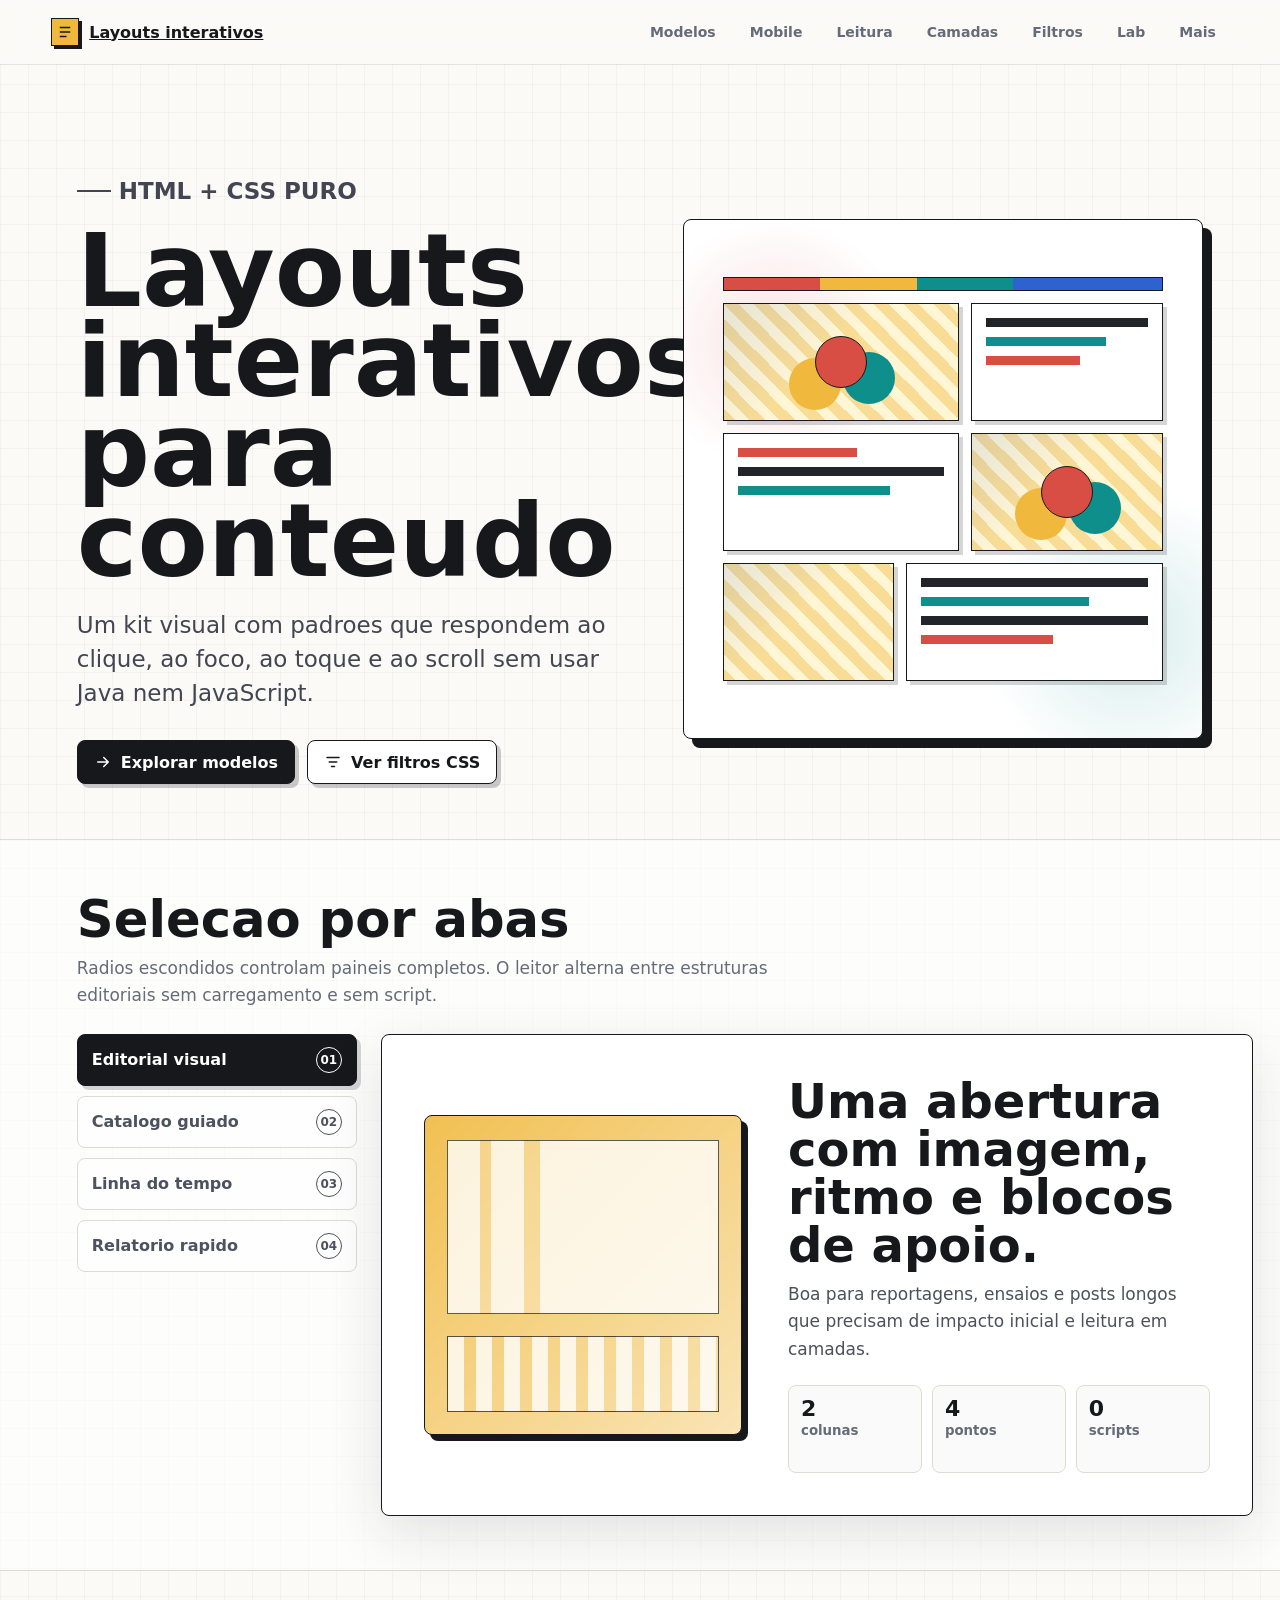
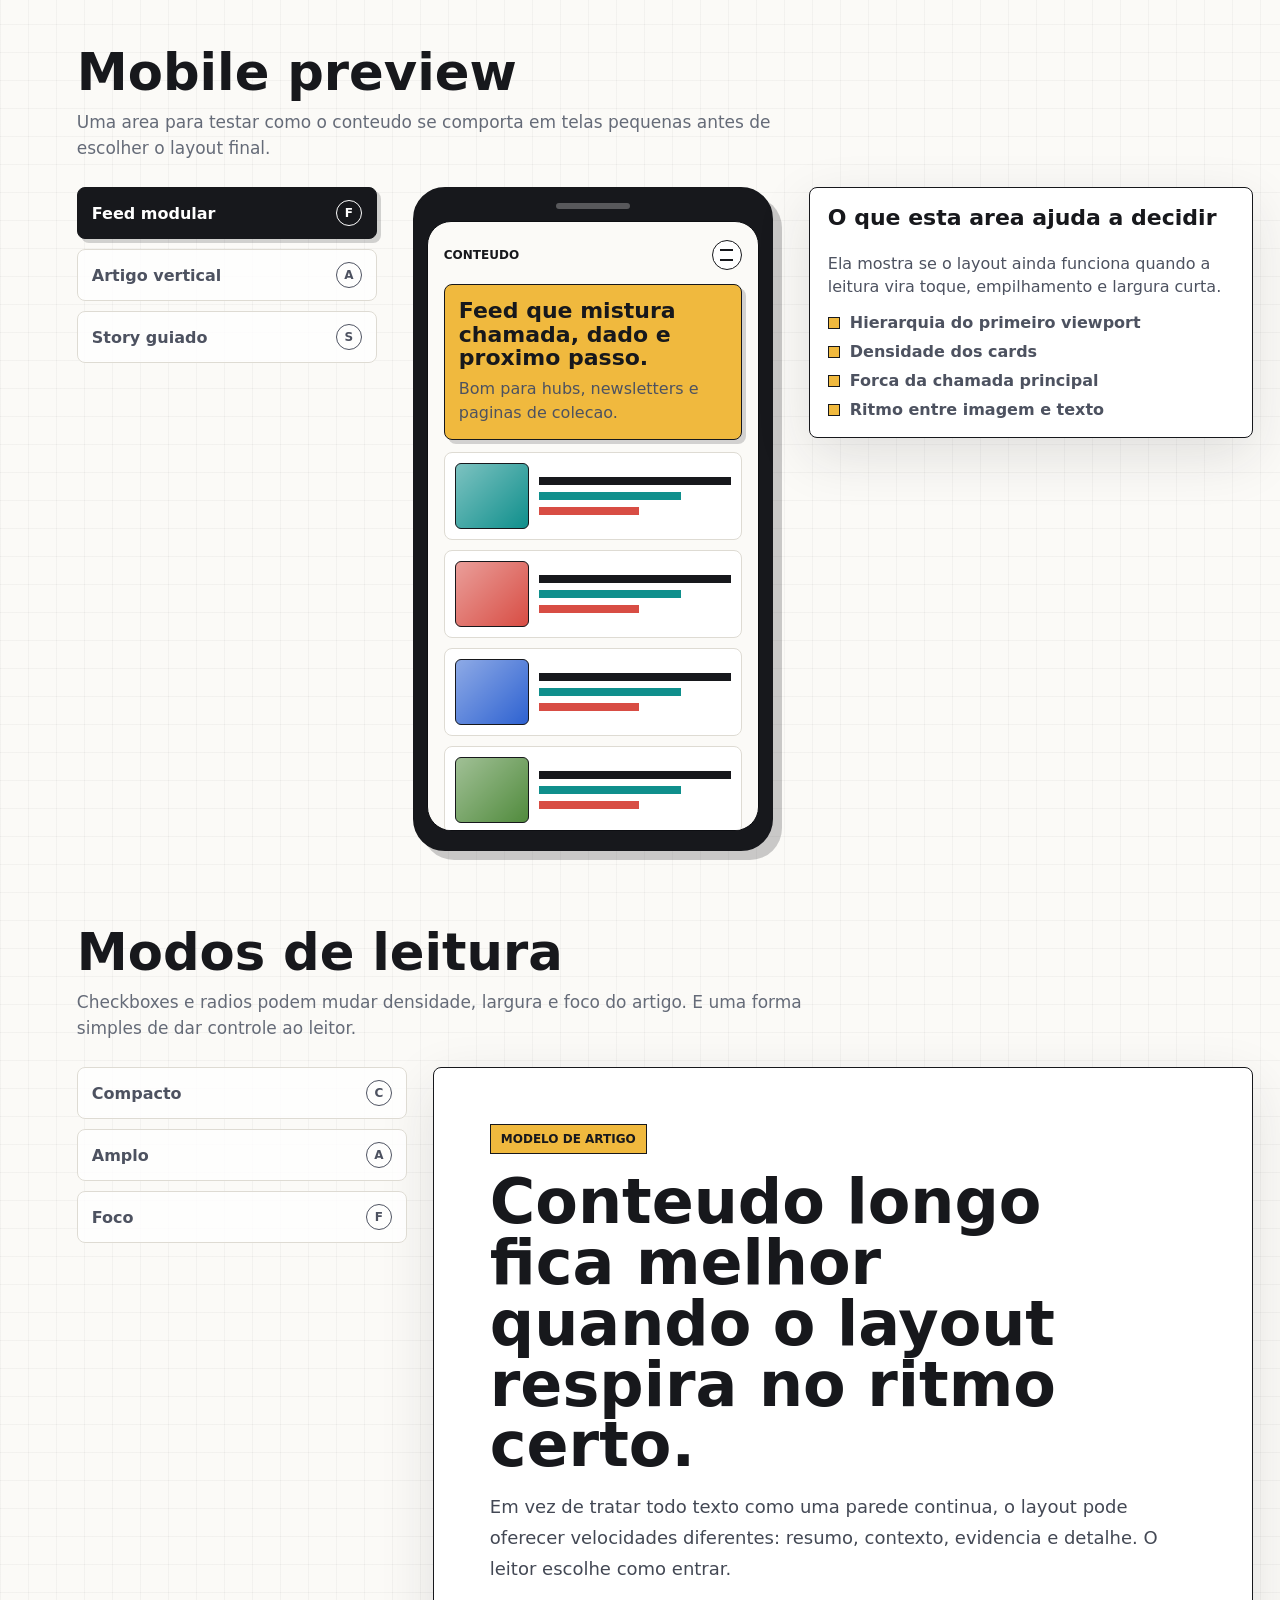
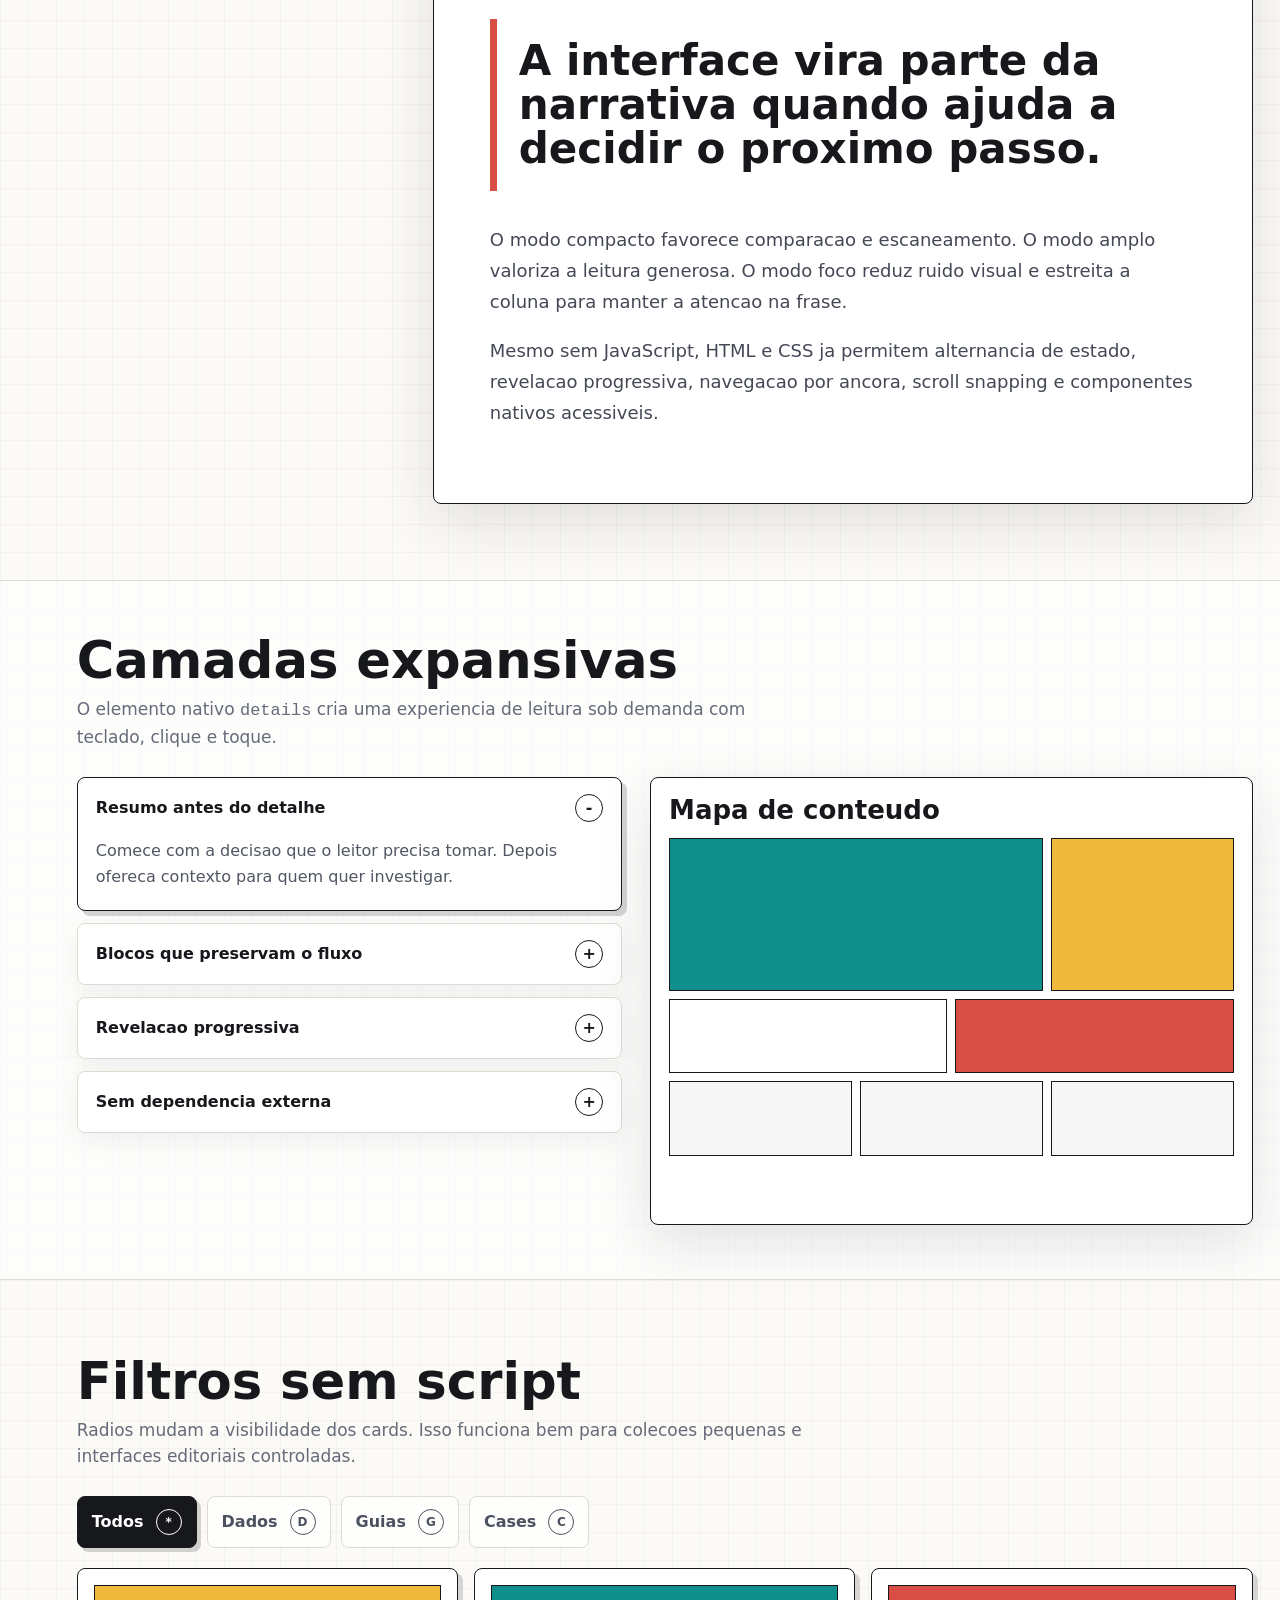
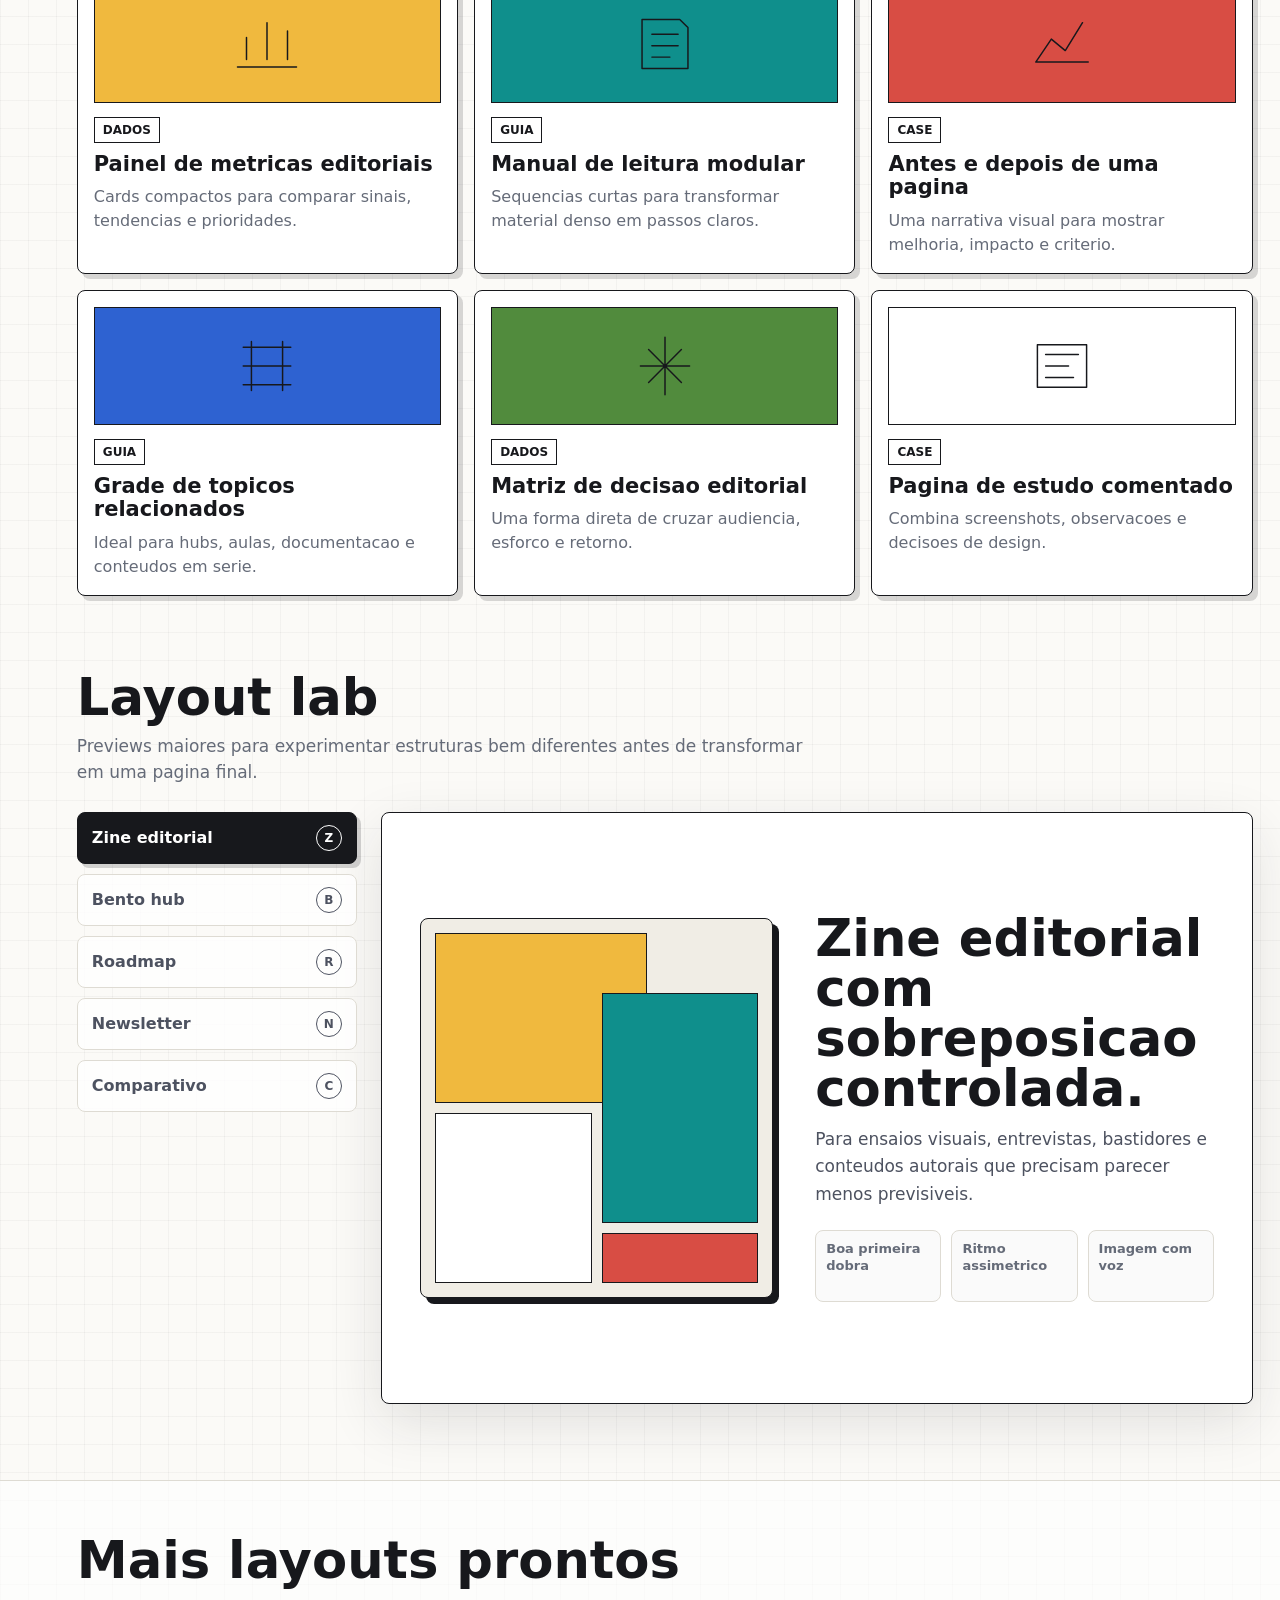
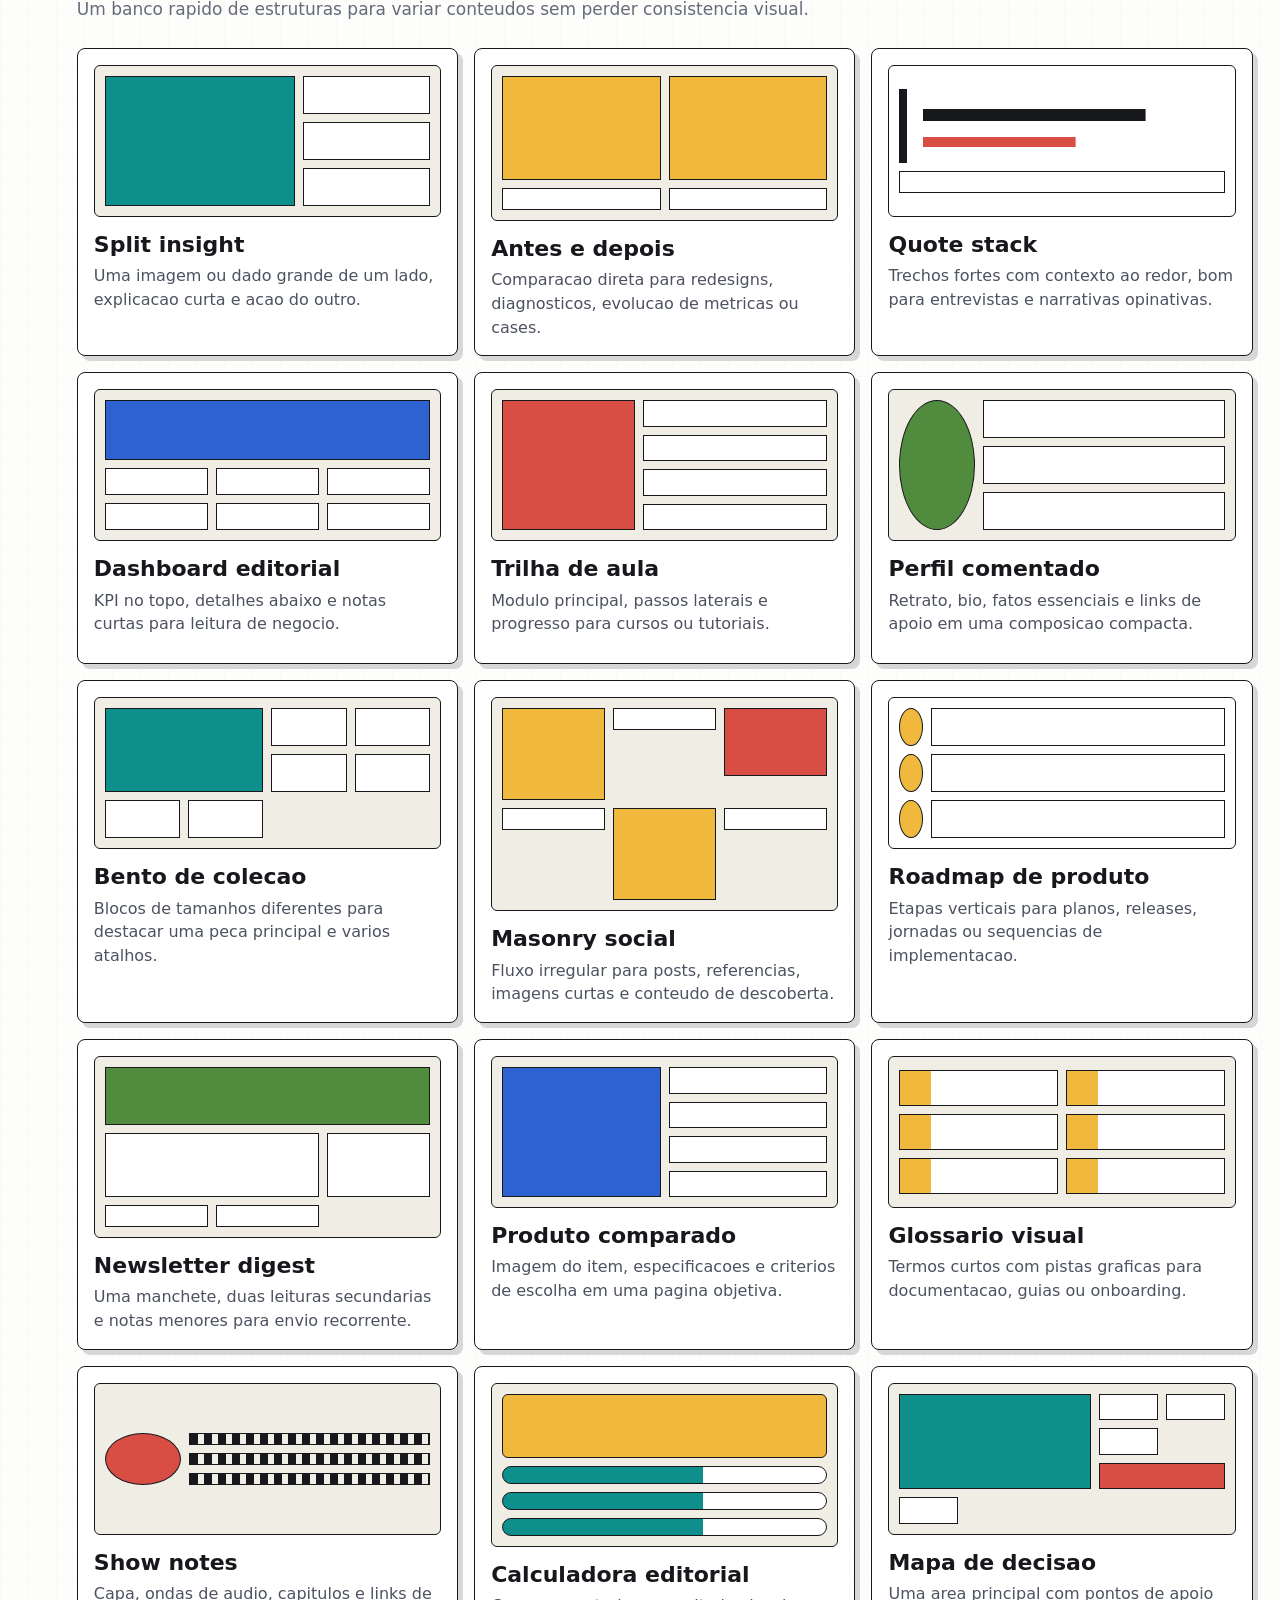
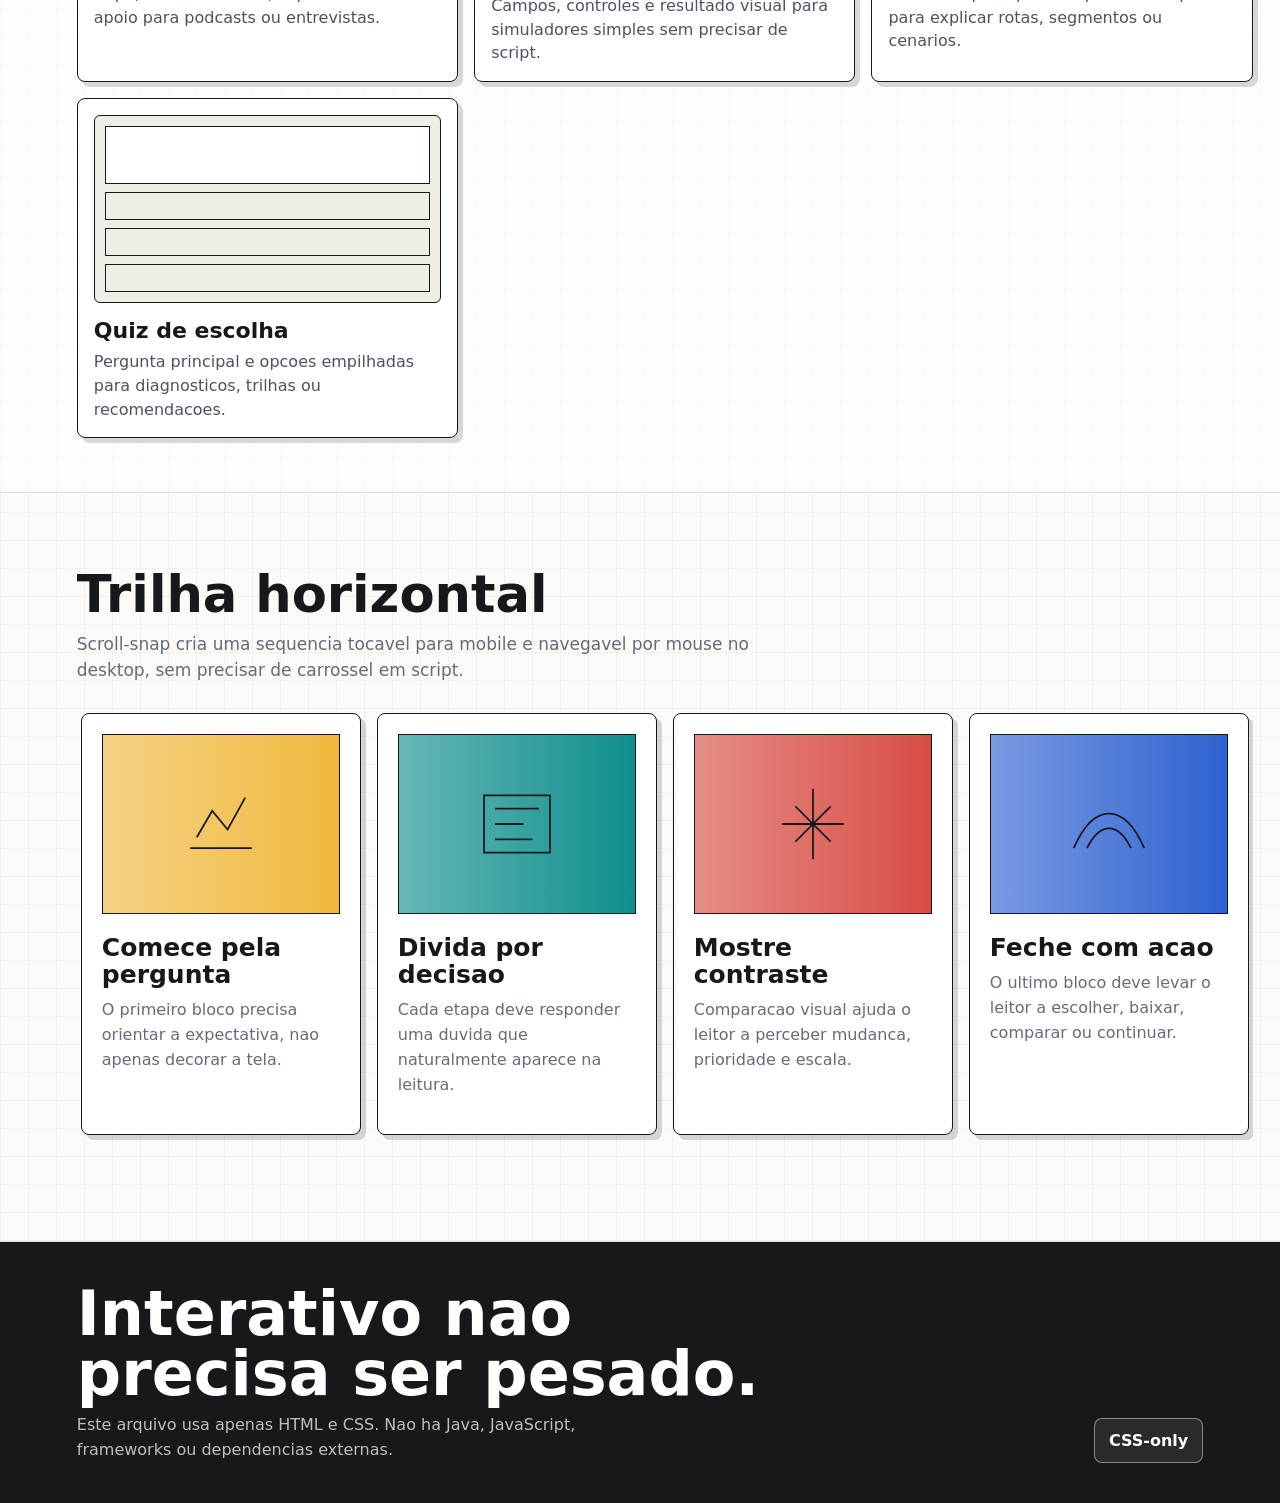
<file: index.html>
﻿<!doctype html>
<html lang="pt-BR">
<head>
  <meta charset="utf-8">
  <meta name="viewport" content="width=device-width, initial-scale=1">
  <title>Layouts interativos para conteudo</title>
  <link rel="stylesheet" href="styles.css">
</head>
<body>
  <div class="shell">
    <header class="topbar">
      <a class="brand" href="#top" aria-label="Voltar ao inicio">
        <span class="mark" aria-hidden="true">
          <svg viewBox="0 0 24 24"><path d="M5 6h14M5 12h14M5 18h9"/></svg>
        </span>
        Layouts interativos
      </a>
      <nav class="nav" aria-label="Secoes">
        <a href="#modelos">Modelos</a>
        <a href="#mobile">Mobile</a>
        <a href="#leitura">Leitura</a>
        <a href="#camadas">Camadas</a>
        <a href="#filtros">Filtros</a>
        <a href="#lab">Lab</a>
        <a href="#mais">Mais</a>
      </nav>
    </header>

    <section class="hero" id="top">
      <div class="hero-copy">
        <p class="kicker">HTML + CSS puro</p>
        <h1>Layouts interativos para conteudo</h1>
        <p>Um kit visual com padroes que respondem ao clique, ao foco, ao toque e ao scroll sem usar Java nem JavaScript.</p>
        <div class="hero-actions">
          <a class="btn" href="#modelos">
            <svg viewBox="0 0 24 24" aria-hidden="true"><path d="M5 12h14M13 6l6 6-6 6"/></svg>
            Explorar modelos
          </a>
          <a class="btn secondary" href="#filtros">
            <svg viewBox="0 0 24 24" aria-hidden="true"><path d="M4 6h16M7 12h10M10 18h4"/></svg>
            Ver filtros CSS
          </a>
        </div>
      </div>
      <div class="hero-board" aria-label="Ilustracao de blocos editoriais">
        <div class="layout-illustration">
          <div class="mock-row">
            <div class="mock-block image"><span class="mock-dot" aria-hidden="true"></span></div>
            <div class="mock-block text">
              <div class="mock-line"></div>
              <div class="mock-line mid"></div>
              <div class="mock-line short"></div>
            </div>
          </div>
          <div class="mock-row">
            <div class="mock-block text">
              <div class="mock-line short"></div>
              <div class="mock-line"></div>
              <div class="mock-line mid"></div>
            </div>
            <div class="mock-block image"><span class="mock-dot" aria-hidden="true"></span></div>
          </div>
          <div class="mock-row">
            <div class="mock-block image"></div>
            <div class="mock-block text">
              <div class="mock-line"></div>
              <div class="mock-line mid"></div>
              <div class="mock-line"></div>
              <div class="mock-line short"></div>
            </div>
          </div>
        </div>
      </div>
    </section>

    <main>
      <section class="section band" id="modelos">
        <div class="section-head">
          <h2>Selecao por abas</h2>
          <p>Radios escondidos controlam paineis completos. O leitor alterna entre estruturas editoriais sem carregamento e sem script.</p>
        </div>

        <input class="radio-set" type="radio" name="story" id="story1" checked>
        <input class="radio-set" type="radio" name="story" id="story2">
        <input class="radio-set" type="radio" name="story" id="story3">
        <input class="radio-set" type="radio" name="story" id="story4">

        <div class="showcase">
          <div class="tabs" aria-label="Modelos de layout">
            <label class="tab-label" for="story1">Editorial visual <span>01</span></label>
            <label class="tab-label" for="story2">Catalogo guiado <span>02</span></label>
            <label class="tab-label" for="story3">Linha do tempo <span>03</span></label>
            <label class="tab-label" for="story4">Relatorio rapido <span>04</span></label>
          </div>

          <div class="story-stage">
            <article class="story-panel">
              <div class="visual editorial" aria-hidden="true"></div>
              <div class="story-copy">
                <h3>Uma abertura com imagem, ritmo e blocos de apoio.</h3>
                <p>Boa para reportagens, ensaios e posts longos que precisam de impacto inicial e leitura em camadas.</p>
                <div class="mini-metrics" aria-label="Resumo do modelo">
                  <div class="metric"><strong>2</strong><small>colunas</small></div>
                  <div class="metric"><strong>4</strong><small>pontos</small></div>
                  <div class="metric"><strong>0</strong><small>scripts</small></div>
                </div>
              </div>
            </article>

            <article class="story-panel">
              <div class="visual catalog" aria-hidden="true"></div>
              <div class="story-copy">
                <h3>Um catalogo que revela caminhos de escolha.</h3>
                <p>Serve para trilhas, cursos, colecoes, hubs de conteudo ou vitrines de materiais baixaveis.</p>
                <div class="mini-metrics" aria-label="Resumo do modelo">
                  <div class="metric"><strong>6</strong><small>itens</small></div>
                  <div class="metric"><strong>3</strong><small>grupos</small></div>
                  <div class="metric"><strong>CSS</strong><small>filtros</small></div>
                </div>
              </div>
            </article>

            <article class="story-panel">
              <div class="visual timeline" aria-hidden="true"></div>
              <div class="story-copy">
                <h3>Uma narrativa em etapas para scroll lateral.</h3>
                <p>Ideal para cronologias, processos, frameworks e conteudos que precisam mostrar evolucao.</p>
                <div class="mini-metrics" aria-label="Resumo do modelo">
                  <div class="metric"><strong>5</strong><small>marcos</small></div>
                  <div class="metric"><strong>Snap</strong><small>scroll</small></div>
                  <div class="metric"><strong>Touch</strong><small>ok</small></div>
                </div>
              </div>
            </article>

            <article class="story-panel">
              <div class="visual report" aria-hidden="true"></div>
              <div class="story-copy">
                <h3>Um relatorio compacto para decisao rapida.</h3>
                <p>Combina chamadas, dados e notas explicativas em uma superficie densa, legivel e facil de escanear.</p>
                <div class="mini-metrics" aria-label="Resumo do modelo">
                  <div class="metric"><strong>3</strong><small>KPIs</small></div>
                  <div class="metric"><strong>1</strong><small>insight</small></div>
                  <div class="metric"><strong>8px</strong><small>raio</small></div>
                </div>
              </div>
            </article>
          </div>
        </div>
      </section>

      <section class="section" id="mobile">
        <div class="section-head">
          <h2>Mobile preview</h2>
          <p>Uma area para testar como o conteudo se comporta em telas pequenas antes de escolher o layout final.</p>
        </div>

        <input class="phone-set" type="radio" name="phone" id="phone-feed" checked>
        <input class="phone-set" type="radio" name="phone" id="phone-article">
        <input class="phone-set" type="radio" name="phone" id="phone-story">

        <div class="mobile-preview">
          <div class="phone-tools" aria-label="Previews mobile">
            <label class="phone-label" for="phone-feed">Feed modular <span>F</span></label>
            <label class="phone-label" for="phone-article">Artigo vertical <span>A</span></label>
            <label class="phone-label" for="phone-story">Story guiado <span>S</span></label>
          </div>

          <div class="phone-frame" aria-label="Preview em moldura de celular">
            <div class="phone-speaker" aria-hidden="true"></div>

            <div class="phone-screen feed">
              <div class="phone-ui">
                <div class="phone-bar">
                  <span>Conteudo</span>
                  <span class="phone-menu" aria-hidden="true"></span>
                </div>
                <article class="mobile-hero-card">
                  <h3>Feed que mistura chamada, dado e proximo passo.</h3>
                  <p>Bom para hubs, newsletters e paginas de colecao.</p>
                </article>
                <div class="mobile-list">
                  <article class="mini-card">
                    <span class="mini-thumb" style="--accent: #0f8f8c" aria-hidden="true"></span>
                    <span class="mini-copy" aria-hidden="true">
                      <span class="mini-line"></span>
                      <span class="mini-line"></span>
                      <span class="mini-line"></span>
                    </span>
                  </article>
                  <article class="mini-card">
                    <span class="mini-thumb" style="--accent: #d84d44" aria-hidden="true"></span>
                    <span class="mini-copy" aria-hidden="true">
                      <span class="mini-line"></span>
                      <span class="mini-line"></span>
                      <span class="mini-line"></span>
                    </span>
                  </article>
                  <article class="mini-card">
                    <span class="mini-thumb" style="--accent: #2e62d1" aria-hidden="true"></span>
                    <span class="mini-copy" aria-hidden="true">
                      <span class="mini-line"></span>
                      <span class="mini-line"></span>
                      <span class="mini-line"></span>
                    </span>
                  </article>
                  <article class="mini-card">
                    <span class="mini-thumb" style="--accent: #518b3d" aria-hidden="true"></span>
                    <span class="mini-copy" aria-hidden="true">
                      <span class="mini-line"></span>
                      <span class="mini-line"></span>
                      <span class="mini-line"></span>
                    </span>
                  </article>
                </div>
              </div>
            </div>

            <div class="phone-screen article">
              <div class="phone-article-cover" aria-hidden="true"></div>
              <div class="phone-article-body">
                <span class="article-kicker">Leitura mobile</span>
                <h3>Uma tela longa com ritmo de artigo.</h3>
                <p>Imagem primeiro, titulo curto e corpo com bastante respiro ajudam o leitor a entrar sem friccao.</p>
                <div class="phone-pull">A coluna estreita pede frases mais diretas e blocos menores.</div>
                <p>Use esse padrao para ensaios, noticias, estudos e textos que precisam de continuidade.</p>
              </div>
            </div>

            <div class="phone-screen story">
              <div class="story-screen">
                <div class="story-screen-top">
                  <div class="story-progress" aria-hidden="true">
                    <span></span>
                    <span></span>
                    <span></span>
                    <span></span>
                  </div>
                  <div class="phone-bar">
                    <span>Sequencia</span>
                    <span>02/04</span>
                  </div>
                </div>
                <div class="story-screen-bottom">
                  <h3>Explique uma ideia em etapas curtas.</h3>
                  <p>Um formato bom para bastidores, processos, tutoriais e conteudos de decisao rapida.</p>
                  <div class="story-actions" aria-hidden="true">
                    <span></span>
                    <span></span>
                  </div>
                </div>
              </div>
            </div>
          </div>

          <aside class="mobile-note">
            <h3>O que esta area ajuda a decidir</h3>
            <p>Ela mostra se o layout ainda funciona quando a leitura vira toque, empilhamento e largura curta.</p>
            <ul class="mobile-note-list">
              <li>Hierarquia do primeiro viewport</li>
              <li>Densidade dos cards</li>
              <li>Forca da chamada principal</li>
              <li>Ritmo entre imagem e texto</li>
            </ul>
          </aside>
        </div>
      </section>

      <section class="section" id="leitura">
        <div class="section-head">
          <h2>Modos de leitura</h2>
          <p>Checkboxes e radios podem mudar densidade, largura e foco do artigo. E uma forma simples de dar controle ao leitor.</p>
        </div>

        <input class="mode-set" type="radio" name="reader-mode" id="compact">
        <input class="mode-set" type="radio" name="reader-mode" id="wide" checked>
        <input class="mode-set" type="radio" name="reader-mode" id="focus">

        <div class="reader">
          <div class="mode-tools" aria-label="Modos do artigo">
            <label class="mode-label" for="compact">Compacto <span>C</span></label>
            <label class="mode-label" for="wide">Amplo <span>A</span></label>
            <label class="mode-label" for="focus">Foco <span>F</span></label>
          </div>

          <article class="article-frame">
            <div class="article-inner">
              <span class="article-kicker">Modelo de artigo</span>
              <h3>Conteudo longo fica melhor quando o layout respira no ritmo certo.</h3>
              <p>Em vez de tratar todo texto como uma parede continua, o layout pode oferecer velocidades diferentes: resumo, contexto, evidencia e detalhe. O leitor escolhe como entrar.</p>
              <div class="pullquote">A interface vira parte da narrativa quando ajuda a decidir o proximo passo.</div>
              <p>O modo compacto favorece comparacao e escaneamento. O modo amplo valoriza a leitura generosa. O modo foco reduz ruido visual e estreita a coluna para manter a atencao na frase.</p>
              <p>Mesmo sem JavaScript, HTML e CSS ja permitem alternancia de estado, revelacao progressiva, navegacao por ancora, scroll snapping e componentes nativos acessiveis.</p>
            </div>
          </article>
        </div>
      </section>

      <section class="section band" id="camadas">
        <div class="section-head">
          <h2>Camadas expansivas</h2>
          <p>O elemento nativo <code>details</code> cria uma experiencia de leitura sob demanda com teclado, clique e toque.</p>
        </div>

        <div class="accordion-grid">
          <div class="stack">
            <details open>
              <summary>Resumo antes do detalhe</summary>
              <div class="detail-body">
                <p>Comece com a decisao que o leitor precisa tomar. Depois ofereca contexto para quem quer investigar.</p>
              </div>
            </details>
            <details>
              <summary>Blocos que preservam o fluxo</summary>
              <div class="detail-body">
                <p>Acordeoes evitam interromper a leitura principal, mas mantem definicoes, dados e notas sempre proximos.</p>
              </div>
            </details>
            <details>
              <summary>Revelacao progressiva</summary>
              <div class="detail-body">
                <p>Bom para FAQs, glossarios, notas tecnicas, bastidores editoriais e comparacoes com muitos criterios.</p>
              </div>
            </details>
            <details>
              <summary>Sem dependencia externa</summary>
              <div class="detail-body">
                <p>O navegador cuida da interacao principal. O CSS entra para polir estado, espacamento e hierarquia visual.</p>
              </div>
            </details>
          </div>

          <aside class="context-board" aria-label="Mapa visual do conteudo">
            <h3>Mapa de conteudo</h3>
            <div class="content-map" aria-hidden="true">
              <span class="map-tile"></span>
              <span class="map-tile"></span>
              <span class="map-tile"></span>
              <span class="map-tile"></span>
              <span class="map-tile"></span>
              <span class="map-tile"></span>
              <span class="map-tile"></span>
            </div>
          </aside>
        </div>
      </section>

      <section class="section" id="filtros">
        <div class="section-head">
          <h2>Filtros sem script</h2>
          <p>Radios mudam a visibilidade dos cards. Isso funciona bem para colecoes pequenas e interfaces editoriais controladas.</p>
        </div>

        <div class="filters">
          <input class="filter-set" type="radio" name="filter" id="filter-all" checked>
          <input class="filter-set" type="radio" name="filter" id="filter-data">
          <input class="filter-set" type="radio" name="filter" id="filter-guide">
          <input class="filter-set" type="radio" name="filter" id="filter-case">

          <div class="filter-labels" aria-label="Filtros de conteudo">
            <label class="filter-label" for="filter-all">Todos <span>*</span></label>
            <label class="filter-label" for="filter-data">Dados <span>D</span></label>
            <label class="filter-label" for="filter-guide">Guias <span>G</span></label>
            <label class="filter-label" for="filter-case">Cases <span>C</span></label>
          </div>

          <div class="cards">
            <article class="content-card" data-type="data">
              <div class="thumb" style="--accent: #f0b93e">
                <svg viewBox="0 0 100 100" aria-hidden="true"><path d="M14 78h72M25 69V42M50 69V24M75 69V34"/></svg>
              </div>
              <span class="tag">Dados</span>
              <h3>Painel de metricas editoriais</h3>
              <p>Cards compactos para comparar sinais, tendencias e prioridades.</p>
            </article>

            <article class="content-card" data-type="guide">
              <div class="thumb" style="--accent: #0f8f8c">
                <svg viewBox="0 0 100 100" aria-hidden="true"><path d="M22 20h46l10 10v50H22zM34 38h32M34 52h32M34 66h22"/></svg>
              </div>
              <span class="tag">Guia</span>
              <h3>Manual de leitura modular</h3>
              <p>Sequencias curtas para transformar material denso em passos claros.</p>
            </article>

            <article class="content-card" data-type="case">
              <div class="thumb" style="--accent: #d84d44">
                <svg viewBox="0 0 100 100" aria-hidden="true"><path d="M18 72l19-28 17 14 21-34M18 72h64"/></svg>
              </div>
              <span class="tag">Case</span>
              <h3>Antes e depois de uma pagina</h3>
              <p>Uma narrativa visual para mostrar melhoria, impacto e criterio.</p>
            </article>

            <article class="content-card" data-type="guide">
              <div class="thumb" style="--accent: #2e62d1">
                <svg viewBox="0 0 100 100" aria-hidden="true"><path d="M21 27h58M21 50h58M21 73h58M31 20v60M69 20v60"/></svg>
              </div>
              <span class="tag">Guia</span>
              <h3>Grade de topicos relacionados</h3>
              <p>Ideal para hubs, aulas, documentacao e conteudos em serie.</p>
            </article>

            <article class="content-card" data-type="data">
              <div class="thumb" style="--accent: #518b3d">
                <svg viewBox="0 0 100 100" aria-hidden="true"><path d="M50 15v70M20 50h60M30 30l40 40M70 30L30 70"/></svg>
              </div>
              <span class="tag">Dados</span>
              <h3>Matriz de decisao editorial</h3>
              <p>Uma forma direta de cruzar audiencia, esforco e retorno.</p>
            </article>

            <article class="content-card" data-type="case">
              <div class="thumb" style="--accent: #ffffff">
                <svg viewBox="0 0 100 100" aria-hidden="true"><path d="M20 76h60V24H20zM30 36h40M30 50h28M30 64h34"/></svg>
              </div>
              <span class="tag">Case</span>
              <h3>Pagina de estudo comentado</h3>
              <p>Combina screenshots, observacoes e decisoes de design.</p>
            </article>
          </div>
        </div>
      </section>

      <section class="section" id="lab">
        <div class="section-head">
          <h2>Layout lab</h2>
          <p>Previews maiores para experimentar estruturas bem diferentes antes de transformar em uma pagina final.</p>
        </div>

        <input class="lab-set" type="radio" name="lab" id="lab-zine" checked>
        <input class="lab-set" type="radio" name="lab" id="lab-bento">
        <input class="lab-set" type="radio" name="lab" id="lab-roadmap">
        <input class="lab-set" type="radio" name="lab" id="lab-newsletter">
        <input class="lab-set" type="radio" name="lab" id="lab-compare">

        <div class="layout-lab">
          <div class="lab-tools" aria-label="Layouts do laboratorio">
            <label class="lab-label" for="lab-zine">Zine editorial <span>Z</span></label>
            <label class="lab-label" for="lab-bento">Bento hub <span>B</span></label>
            <label class="lab-label" for="lab-roadmap">Roadmap <span>R</span></label>
            <label class="lab-label" for="lab-newsletter">Newsletter <span>N</span></label>
            <label class="lab-label" for="lab-compare">Comparativo <span>C</span></label>
          </div>

          <div class="lab-stage">
            <article class="lab-panel zine-panel">
              <div class="lab-canvas zine" aria-hidden="true">
                <span class="lab-block"></span>
                <span class="lab-block"></span>
                <span class="lab-block"></span>
                <span class="lab-block"></span>
              </div>
              <div class="lab-copy">
                <h3>Zine editorial com sobreposicao controlada.</h3>
                <p>Para ensaios visuais, entrevistas, bastidores e conteudos autorais que precisam parecer menos previsiveis.</p>
                <div class="lab-points">
                  <span>Boa primeira dobra</span>
                  <span>Ritmo assimetrico</span>
                  <span>Imagem com voz</span>
                </div>
              </div>
            </article>

            <article class="lab-panel bento-panel">
              <div class="lab-canvas bento" aria-hidden="true">
                <span class="lab-block"></span>
                <span class="lab-block"></span>
                <span class="lab-block"></span>
                <span class="lab-block"></span>
                <span class="lab-block"></span>
                <span class="lab-block"></span>
              </div>
              <div class="lab-copy">
                <h3>Bento hub para organizar varias portas de entrada.</h3>
                <p>Funciona bem quando a pagina precisa acomodar artigos, ferramentas, dados, videos e chamadas no mesmo espaco.</p>
                <div class="lab-points">
                  <span>Grade modular</span>
                  <span>Alta densidade</span>
                  <span>Boa para hubs</span>
                </div>
              </div>
            </article>

            <article class="lab-panel roadmap-panel">
              <div class="lab-canvas roadmap" aria-hidden="true">
                <span class="road-dot"></span>
                <span class="lab-block"></span>
                <span class="road-dot"></span>
                <span class="lab-block"></span>
                <span class="road-dot"></span>
                <span class="lab-block"></span>
                <span class="road-dot"></span>
                <span class="lab-block"></span>
              </div>
              <div class="lab-copy">
                <h3>Roadmap vertical para explicar evolucao.</h3>
                <p>Use quando o conteudo precisa mostrar ordem, processo, maturidade, implementacao ou fases de uma decisao.</p>
                <div class="lab-points">
                  <span>Sequencia clara</span>
                  <span>Marco por etapa</span>
                  <span>Facil de escanear</span>
                </div>
              </div>
            </article>

            <article class="lab-panel newsletter-panel">
              <div class="lab-canvas newsletter" aria-hidden="true">
                <span class="lab-block"></span>
                <span class="lab-block"></span>
                <span class="lab-block"></span>
                <span class="lab-block"></span>
                <span class="lab-block"></span>
                <span class="lab-block"></span>
              </div>
              <div class="lab-copy">
                <h3>Newsletter digest para leitura rapida e recorrente.</h3>
                <p>Uma chamada principal, blocos secundarios e notas menores criam uma pagina que parece pronta para circular.</p>
                <div class="lab-points">
                  <span>Recorrencia</span>
                  <span>Curadoria</span>
                  <span>Leitura curta</span>
                </div>
              </div>
            </article>

            <article class="lab-panel compare-panel">
              <div class="lab-canvas compare" aria-hidden="true">
                <span class="lab-block"></span>
                <span class="lab-block"></span>
                <span class="lab-block"></span>
                <span class="lab-block"></span>
              </div>
              <div class="lab-copy">
                <h3>Comparativo lado a lado para escolha objetiva.</h3>
                <p>Bom para planos, alternativas, cenarios, ferramentas, fornecedores, recursos ou decisoes com criterios claros.</p>
                <div class="lab-points">
                  <span>Duas opcoes</span>
                  <span>Criterios visiveis</span>
                  <span>Decisao rapida</span>
                </div>
              </div>
            </article>
          </div>
        </div>
      </section>

      <section class="section band" id="mais">
        <div class="section-head">
          <h2>Mais layouts prontos</h2>
          <p>Um banco rapido de estruturas para variar conteudos sem perder consistencia visual.</p>
        </div>

        <div class="layout-bank">
          <article class="layout-tile">
            <div class="layout-mini split" aria-hidden="true">
              <span class="mini-cell"></span>
              <span class="mini-cell"></span>
              <span class="mini-cell"></span>
              <span class="mini-cell"></span>
            </div>
            <h3>Split insight</h3>
            <p>Uma imagem ou dado grande de um lado, explicacao curta e acao do outro.</p>
          </article>

          <article class="layout-tile">
            <div class="layout-mini compare" aria-hidden="true">
              <span class="mini-cell"></span>
              <span class="mini-cell"></span>
              <span class="mini-cell"></span>
              <span class="mini-cell"></span>
            </div>
            <h3>Antes e depois</h3>
            <p>Comparacao direta para redesigns, diagnosticos, evolucao de metricas ou cases.</p>
          </article>

          <article class="layout-tile">
            <div class="layout-mini quote" aria-hidden="true">
              <span class="mini-cell"></span>
              <span class="mini-cell"></span>
            </div>
            <h3>Quote stack</h3>
            <p>Trechos fortes com contexto ao redor, bom para entrevistas e narrativas opinativas.</p>
          </article>

          <article class="layout-tile">
            <div class="layout-mini dashboard" aria-hidden="true">
              <span class="mini-cell"></span>
              <span class="mini-cell"></span>
              <span class="mini-cell"></span>
              <span class="mini-cell"></span>
              <span class="mini-cell"></span>
              <span class="mini-cell"></span>
              <span class="mini-cell"></span>
            </div>
            <h3>Dashboard editorial</h3>
            <p>KPI no topo, detalhes abaixo e notas curtas para leitura de negocio.</p>
          </article>

          <article class="layout-tile">
            <div class="layout-mini course" aria-hidden="true">
              <span class="mini-cell"></span>
              <span class="mini-cell"></span>
              <span class="mini-cell"></span>
              <span class="mini-cell"></span>
              <span class="mini-cell"></span>
            </div>
            <h3>Trilha de aula</h3>
            <p>Modulo principal, passos laterais e progresso para cursos ou tutoriais.</p>
          </article>

          <article class="layout-tile">
            <div class="layout-mini profile" aria-hidden="true">
              <span class="mini-cell"></span>
              <span class="mini-cell"></span>
              <span class="mini-cell"></span>
              <span class="mini-cell"></span>
            </div>
            <h3>Perfil comentado</h3>
            <p>Retrato, bio, fatos essenciais e links de apoio em uma composicao compacta.</p>
          </article>

          <article class="layout-tile">
            <div class="layout-mini bento" aria-hidden="true">
              <span class="mini-cell"></span>
              <span class="mini-cell"></span>
              <span class="mini-cell"></span>
              <span class="mini-cell"></span>
              <span class="mini-cell"></span>
              <span class="mini-cell"></span>
              <span class="mini-cell"></span>
            </div>
            <h3>Bento de colecao</h3>
            <p>Blocos de tamanhos diferentes para destacar uma peca principal e varios atalhos.</p>
          </article>

          <article class="layout-tile">
            <div class="layout-mini masonry" aria-hidden="true">
              <span class="mini-cell"></span>
              <span class="mini-cell"></span>
              <span class="mini-cell"></span>
              <span class="mini-cell"></span>
              <span class="mini-cell"></span>
              <span class="mini-cell"></span>
            </div>
            <h3>Masonry social</h3>
            <p>Fluxo irregular para posts, referencias, imagens curtas e conteudo de descoberta.</p>
          </article>

          <article class="layout-tile">
            <div class="layout-mini roadmap" aria-hidden="true">
              <span class="mini-cell"></span>
              <span class="mini-cell"></span>
              <span class="mini-cell"></span>
              <span class="mini-cell"></span>
              <span class="mini-cell"></span>
              <span class="mini-cell"></span>
            </div>
            <h3>Roadmap de produto</h3>
            <p>Etapas verticais para planos, releases, jornadas ou sequencias de implementacao.</p>
          </article>

          <article class="layout-tile">
            <div class="layout-mini newsletter" aria-hidden="true">
              <span class="mini-cell"></span>
              <span class="mini-cell"></span>
              <span class="mini-cell"></span>
              <span class="mini-cell"></span>
              <span class="mini-cell"></span>
            </div>
            <h3>Newsletter digest</h3>
            <p>Uma manchete, duas leituras secundarias e notas menores para envio recorrente.</p>
          </article>

          <article class="layout-tile">
            <div class="layout-mini product" aria-hidden="true">
              <span class="mini-cell"></span>
              <span class="mini-cell"></span>
              <span class="mini-cell"></span>
              <span class="mini-cell"></span>
              <span class="mini-cell"></span>
            </div>
            <h3>Produto comparado</h3>
            <p>Imagem do item, especificacoes e criterios de escolha em uma pagina objetiva.</p>
          </article>

          <article class="layout-tile">
            <div class="layout-mini glossary" aria-hidden="true">
              <span class="mini-cell"></span>
              <span class="mini-cell"></span>
              <span class="mini-cell"></span>
              <span class="mini-cell"></span>
              <span class="mini-cell"></span>
              <span class="mini-cell"></span>
            </div>
            <h3>Glossario visual</h3>
            <p>Termos curtos com pistas graficas para documentacao, guias ou onboarding.</p>
          </article>

          <article class="layout-tile">
            <div class="layout-mini podcast" aria-hidden="true">
              <span class="mini-cell"></span>
              <span class="mini-cell"></span>
              <span class="mini-cell"></span>
              <span class="mini-cell"></span>
            </div>
            <h3>Show notes</h3>
            <p>Capa, ondas de audio, capitulos e links de apoio para podcasts ou entrevistas.</p>
          </article>

          <article class="layout-tile">
            <div class="layout-mini calculator" aria-hidden="true">
              <span class="mini-cell"></span>
              <span class="mini-cell"></span>
              <span class="mini-cell"></span>
              <span class="mini-cell"></span>
            </div>
            <h3>Calculadora editorial</h3>
            <p>Campos, controles e resultado visual para simuladores simples sem precisar de script.</p>
          </article>

          <article class="layout-tile">
            <div class="layout-mini map" aria-hidden="true">
              <span class="mini-cell"></span>
              <span class="mini-cell"></span>
              <span class="mini-cell"></span>
              <span class="mini-cell"></span>
              <span class="mini-cell"></span>
              <span class="mini-cell"></span>
            </div>
            <h3>Mapa de decisao</h3>
            <p>Uma area principal com pontos de apoio para explicar rotas, segmentos ou cenarios.</p>
          </article>

          <article class="layout-tile">
            <div class="layout-mini quiz" aria-hidden="true">
              <span class="mini-cell"></span>
              <span class="mini-cell"></span>
              <span class="mini-cell"></span>
              <span class="mini-cell"></span>
            </div>
            <h3>Quiz de escolha</h3>
            <p>Pergunta principal e opcoes empilhadas para diagnosticos, trilhas ou recomendacoes.</p>
          </article>
        </div>
      </section>

      <section class="section">
        <div class="section-head">
          <h2>Trilha horizontal</h2>
          <p>Scroll-snap cria uma sequencia tocavel para mobile e navegavel por mouse no desktop, sem precisar de carrossel em script.</p>
        </div>

        <div class="rail" aria-label="Trilha horizontal de conteudo">
          <article class="slide">
            <div class="slide-visual" style="--accent: #f0b93e">
              <svg viewBox="0 0 100 100" aria-hidden="true"><path d="M22 72h56M28 62l14-24 14 17 16-29"/></svg>
            </div>
            <h3>Comece pela pergunta</h3>
            <p>O primeiro bloco precisa orientar a expectativa, nao apenas decorar a tela.</p>
          </article>
          <article class="slide">
            <div class="slide-visual" style="--accent: #0f8f8c">
              <svg viewBox="0 0 100 100" aria-hidden="true"><path d="M20 24h60v52H20zM30 36h40M30 50h26M30 64h34"/></svg>
            </div>
            <h3>Divida por decisao</h3>
            <p>Cada etapa deve responder uma duvida que naturalmente aparece na leitura.</p>
          </article>
          <article class="slide">
            <div class="slide-visual" style="--accent: #d84d44">
              <svg viewBox="0 0 100 100" aria-hidden="true"><path d="M50 18v64M22 50h56M34 34l32 32M66 34L34 66"/></svg>
            </div>
            <h3>Mostre contraste</h3>
            <p>Comparacao visual ajuda o leitor a perceber mudanca, prioridade e escala.</p>
          </article>
          <article class="slide">
            <div class="slide-visual" style="--accent: #2e62d1">
              <svg viewBox="0 0 100 100" aria-hidden="true"><path d="M18 72c18-42 46-42 64 0M30 72c12-24 28-24 40 0"/></svg>
            </div>
            <h3>Feche com acao</h3>
            <p>O ultimo bloco deve levar o leitor a escolher, baixar, comparar ou continuar.</p>
          </article>
        </div>
      </section>
    </main>

    <footer class="footer">
      <div>
        <h2>Interativo nao precisa ser pesado.</h2>
        <p>Este arquivo usa apenas HTML e CSS. Nao ha Java, JavaScript, frameworks ou dependencias externas.</p>
      </div>
      <div class="footer-badge">CSS-only</div>
    </footer>
  </div>
</body>
</html>
</file>
<file: styles.css>
﻿:root {
      color-scheme: light;
      --ink: #17181c;
      --muted: #656b78;
      --paper: #fbfaf7;
      --panel: #ffffff;
      --line: #dedbd3;
      --soft: #f0ede5;
      --red: #d84d44;
      --teal: #0f8f8c;
      --blue: #2e62d1;
      --green: #518b3d;
      --yellow: #f0b93e;
      --shadow: 0 18px 55px rgba(32, 34, 40, .12);
      --radius: 8px;
      font-family: Inter, ui-sans-serif, system-ui, -apple-system, BlinkMacSystemFont, "Segoe UI", sans-serif;
    }

    * {
      box-sizing: border-box;
    }

    html {
      scroll-behavior: smooth;
    }

    body {
      margin: 0;
      overflow-x: hidden;
      background:
        linear-gradient(90deg, rgba(23, 24, 28, .035) 1px, transparent 1px),
        linear-gradient(rgba(23, 24, 28, .035) 1px, transparent 1px),
        var(--paper);
      background-size: 28px 28px;
      color: var(--ink);
    }

    a {
      color: inherit;
    }

    button,
    input,
    summary {
      font: inherit;
    }

    .shell {
      min-height: 100vh;
    }

    .topbar {
      position: sticky;
      top: 0;
      z-index: 20;
      display: flex;
      align-items: center;
      justify-content: space-between;
      gap: 18px;
      padding: 14px clamp(18px, 4vw, 54px);
      border-bottom: 1px solid rgba(23, 24, 28, .1);
      background: rgba(251, 250, 247, .88);
      backdrop-filter: blur(14px);
    }

    .brand {
      display: inline-flex;
      align-items: center;
      gap: 10px;
      font-weight: 800;
      letter-spacing: 0;
      white-space: nowrap;
    }

    .mark {
      display: grid;
      width: 28px;
      height: 28px;
      place-items: center;
      border: 1px solid var(--ink);
      background: var(--yellow);
      box-shadow: 3px 3px 0 var(--ink);
    }

    .mark svg {
      width: 18px;
      height: 18px;
      fill: none;
      stroke: currentColor;
      stroke-width: 2;
    }

    .nav {
      display: flex;
      flex-wrap: wrap;
      align-items: center;
      justify-content: flex-end;
      gap: 8px;
    }

    .nav a {
      min-height: 36px;
      padding: 9px 12px;
      border: 1px solid transparent;
      border-radius: 999px;
      color: var(--muted);
      font-size: 14px;
      font-weight: 700;
      text-decoration: none;
    }

    .nav a:hover,
    .nav a:focus-visible {
      border-color: var(--line);
      color: var(--ink);
      background: var(--panel);
      outline: none;
    }

    .hero {
      display: grid;
      min-height: 86vh;
      grid-template-columns: minmax(0, 1fr) minmax(320px, 520px);
      align-items: center;
      gap: clamp(28px, 6vw, 80px);
      padding: clamp(34px, 7vw, 92px) clamp(18px, 6vw, 86px) 36px;
    }

    .hero-copy {
      max-width: 780px;
      min-width: 0;
    }

    .kicker {
      display: inline-flex;
      align-items: center;
      gap: 8px;
      margin: 0 0 18px;
      color: var(--green);
      font-size: 13px;
      font-weight: 850;
      letter-spacing: 0;
      text-transform: uppercase;
    }

    .kicker::before {
      width: 34px;
      height: 2px;
      background: currentColor;
      content: "";
    }

    h1,
    h2,
    h3,
    p {
      margin-top: 0;
    }

    h1 {
      max-width: 12ch;
      margin-bottom: 22px;
      font-size: clamp(50px, 8vw, 116px);
      line-height: .88;
      letter-spacing: 0;
    }

    .hero-copy p {
      max-width: 62ch;
      color: #424652;
      font-size: clamp(18px, 2vw, 23px);
      line-height: 1.48;
    }

    .hero-actions {
      display: flex;
      flex-wrap: wrap;
      gap: 12px;
      margin-top: 30px;
    }

    .btn {
      display: inline-flex;
      min-height: 44px;
      align-items: center;
      justify-content: center;
      gap: 9px;
      padding: 11px 16px;
      border: 1px solid var(--ink);
      border-radius: var(--radius);
      background: var(--ink);
      color: white;
      font-weight: 800;
      text-decoration: none;
      box-shadow: 4px 4px 0 rgba(23, 24, 28, .22);
    }

    .btn.secondary {
      background: var(--panel);
      color: var(--ink);
    }

    .btn svg {
      width: 18px;
      height: 18px;
      fill: none;
      stroke: currentColor;
      stroke-width: 2;
      stroke-linecap: round;
      stroke-linejoin: round;
    }

    .hero-board {
      position: relative;
      display: grid;
      width: 100%;
      min-width: 0;
      min-height: 520px;
      align-content: center;
      padding: 20px;
      overflow: hidden;
      border: 1px solid var(--ink);
      border-radius: var(--radius);
      background:
        radial-gradient(circle at 18% 24%, rgba(216, 77, 68, .16), transparent 22%),
        radial-gradient(circle at 86% 80%, rgba(15, 143, 140, .16), transparent 24%),
        #ffffff;
      box-shadow: 9px 9px 0 var(--ink);
    }

    .layout-illustration {
      position: relative;
      display: grid;
      gap: 12px;
      width: min(100%, 440px);
      min-width: 0;
      margin: auto;
    }

    .layout-illustration::before {
      display: block;
      height: 12px;
      border: 1px solid var(--ink);
      background:
        linear-gradient(90deg, var(--red) 0 22%, var(--yellow) 22% 44%, var(--teal) 44% 66%, var(--blue) 66% 100%);
      content: "";
    }

    .mock-row {
      display: grid;
      grid-template-columns: 1.1fr .9fr;
      gap: 12px;
    }

    .mock-row:nth-child(3) {
      grid-template-columns: .8fr 1.2fr;
    }

    .mock-block {
      min-height: 118px;
      border: 1px solid var(--ink);
      background: var(--soft);
      box-shadow: 4px 4px 0 rgba(23, 24, 28, .18);
    }

    .mock-block.image {
      display: grid;
      place-items: center;
      background:
        linear-gradient(135deg, rgba(46, 98, 209, .12), transparent 45%),
        linear-gradient(45deg, rgba(240, 185, 62, .42) 25%, transparent 25% 50%, rgba(240, 185, 62, .42) 50% 75%, transparent 75%),
        #fff6d5;
      background-size: auto, 30px 30px, auto;
    }

    .mock-block.text {
      padding: 14px;
      background: white;
    }

    .mock-line {
      height: 9px;
      margin-bottom: 10px;
      background: #22242a;
    }

    .mock-line.short {
      width: 58%;
      background: var(--red);
    }

    .mock-line.mid {
      width: 74%;
      background: var(--teal);
    }

    .mock-dot {
      width: 52px;
      height: 52px;
      border: 1px solid var(--ink);
      border-radius: 50%;
      background: var(--red);
      box-shadow: 28px 16px 0 var(--teal), -26px 22px 0 var(--yellow);
    }

    main {
      display: grid;
      gap: 76px;
      padding-bottom: 86px;
    }

    .section {
      padding: 0 clamp(18px, 6vw, 86px);
    }

    .section-head {
      display: grid;
      max-width: 860px;
      gap: 10px;
      margin-bottom: 26px;
    }

    .section-head h2 {
      margin-bottom: 0;
      font-size: clamp(30px, 4vw, 54px);
      line-height: 1;
      letter-spacing: 0;
    }

    .section-head p {
      max-width: 68ch;
      margin: 0;
      color: var(--muted);
      font-size: 17px;
      line-height: 1.55;
    }

    .band {
      border-block: 1px solid var(--line);
      background: rgba(255, 255, 255, .62);
      padding-block: 54px;
    }

    .showcase {
      display: grid;
      grid-template-columns: minmax(0, 280px) minmax(0, 1fr);
      gap: 24px;
      align-items: start;
    }

    .radio-set,
    .filter-set,
    .mode-set,
    .phone-set,
    .lab-set {
      position: absolute;
      opacity: 0;
      pointer-events: none;
    }

    .tabs {
      display: grid;
      gap: 10px;
    }

    .tab-label,
    .filter-label,
    .mode-label,
    .phone-label,
    .lab-label {
      display: flex;
      min-height: 48px;
      align-items: center;
      justify-content: space-between;
      gap: 12px;
      padding: 12px 14px;
      border: 1px solid var(--line);
      border-radius: var(--radius);
      background: rgba(255, 255, 255, .78);
      color: #4d5260;
      cursor: pointer;
      font-weight: 800;
      transition: transform .2s ease, border-color .2s ease, background .2s ease, color .2s ease;
    }

    .tab-label:hover,
    .filter-label:hover,
    .mode-label:hover,
    .phone-label:hover,
    .lab-label:hover {
      transform: translateY(-1px);
      border-color: var(--ink);
      color: var(--ink);
    }

    .tab-label span,
    .filter-label span,
    .mode-label span,
    .phone-label span,
    .lab-label span {
      display: inline-grid;
      width: 26px;
      height: 26px;
      place-items: center;
      border: 1px solid currentColor;
      border-radius: 50%;
      font-size: 12px;
    }

    #story1:checked ~ .showcase .tabs label[for="story1"],
    #story2:checked ~ .showcase .tabs label[for="story2"],
    #story3:checked ~ .showcase .tabs label[for="story3"],
    #story4:checked ~ .showcase .tabs label[for="story4"],
    #filter-all:checked ~ .filter-labels label[for="filter-all"],
    #filter-data:checked ~ .filter-labels label[for="filter-data"],
    #filter-guide:checked ~ .filter-labels label[for="filter-guide"],
    #filter-case:checked ~ .filter-labels label[for="filter-case"],
    #compact:checked ~ .mode-tools label[for="compact"],
    #wide:checked ~ .mode-tools label[for="wide"],
    #focus:checked ~ .mode-tools label[for="focus"],
    #phone-feed:checked ~ .mobile-preview .phone-tools label[for="phone-feed"],
    #phone-article:checked ~ .mobile-preview .phone-tools label[for="phone-article"],
    #phone-story:checked ~ .mobile-preview .phone-tools label[for="phone-story"],
    #lab-zine:checked ~ .layout-lab .lab-tools label[for="lab-zine"],
    #lab-bento:checked ~ .layout-lab .lab-tools label[for="lab-bento"],
    #lab-roadmap:checked ~ .layout-lab .lab-tools label[for="lab-roadmap"],
    #lab-newsletter:checked ~ .layout-lab .lab-tools label[for="lab-newsletter"],
    #lab-compare:checked ~ .layout-lab .lab-tools label[for="lab-compare"] {
      border-color: var(--ink);
      background: var(--ink);
      color: #fff;
      box-shadow: 4px 4px 0 rgba(23, 24, 28, .18);
    }

    .story-stage {
      min-height: 478px;
      overflow: hidden;
      border: 1px solid var(--ink);
      border-radius: var(--radius);
      background: var(--panel);
      box-shadow: var(--shadow);
    }

    .story-panel {
      display: none;
      min-height: 478px;
      grid-template-columns: minmax(220px, .86fr) minmax(0, 1.14fr);
      gap: clamp(18px, 4vw, 46px);
      align-items: center;
      padding: clamp(18px, 4vw, 42px);
    }

    #story1:checked ~ .showcase .story-panel:nth-child(1),
    #story2:checked ~ .showcase .story-panel:nth-child(2),
    #story3:checked ~ .showcase .story-panel:nth-child(3),
    #story4:checked ~ .showcase .story-panel:nth-child(4) {
      display: grid;
    }

    .visual {
      min-height: 320px;
      border: 1px solid var(--ink);
      border-radius: var(--radius);
      background:
        linear-gradient(135deg, rgba(255, 255, 255, .1), rgba(255, 255, 255, .62)),
        var(--accent, var(--teal));
      box-shadow: 6px 6px 0 var(--ink);
      position: relative;
      overflow: hidden;
    }

    .visual::before,
    .visual::after {
      position: absolute;
      content: "";
    }

    .visual::before {
      inset: 24px 22px auto;
      height: 54%;
      border: 1px solid rgba(23, 24, 28, .7);
      background:
        linear-gradient(90deg, rgba(255, 255, 255, .72) 0 12%, transparent 12% 16%, rgba(255, 255, 255, .72) 16% 28%, transparent 28% 34%, rgba(255, 255, 255, .72) 34% 100%),
        rgba(255, 255, 255, .26);
    }

    .visual::after {
      right: 22px;
      bottom: 22px;
      left: 22px;
      height: 74px;
      border: 1px solid rgba(23, 24, 28, .75);
      background: repeating-linear-gradient(90deg, rgba(255, 255, 255, .78) 0 16px, transparent 16px 28px);
    }

    .visual.editorial {
      --accent: #f0b93e;
    }

    .visual.catalog {
      --accent: #0f8f8c;
    }

    .visual.timeline {
      --accent: #d84d44;
    }

    .visual.report {
      --accent: #2e62d1;
    }

    .story-copy h3 {
      margin-bottom: 12px;
      font-size: clamp(27px, 4vw, 48px);
      line-height: 1;
      letter-spacing: 0;
    }

    .story-copy p {
      color: #4c515c;
      font-size: 17px;
      line-height: 1.62;
    }

    .mini-metrics {
      display: grid;
      grid-template-columns: repeat(3, minmax(0, 1fr));
      gap: 10px;
      margin-top: 22px;
    }

    .metric {
      min-height: 88px;
      padding: 12px;
      border: 1px solid var(--line);
      border-radius: var(--radius);
      background: #fafafa;
    }

    .metric strong {
      display: block;
      font-size: 22px;
      line-height: 1;
    }

    .metric small {
      color: var(--muted);
      font-weight: 700;
    }

    .reader {
      display: grid;
      grid-template-columns: minmax(240px, 330px) minmax(0, 1fr);
      gap: 26px;
      align-items: start;
    }

    .mode-tools {
      display: grid;
      position: sticky;
      top: 86px;
      gap: 10px;
    }

    .article-frame {
      border: 1px solid var(--ink);
      border-radius: var(--radius);
      background: var(--panel);
      box-shadow: var(--shadow);
      transition: max-width .24s ease, font-size .24s ease, background .24s ease;
    }

    .article-inner {
      max-width: 780px;
      margin: 0 auto;
      padding: clamp(22px, 5vw, 56px);
    }

    .article-kicker {
      display: inline-flex;
      margin-bottom: 18px;
      padding: 7px 10px;
      border: 1px solid var(--ink);
      background: var(--yellow);
      font-size: 12px;
      font-weight: 900;
      text-transform: uppercase;
    }

    .article-frame h3 {
      margin-bottom: 16px;
      font-size: clamp(30px, 5vw, 62px);
      line-height: .98;
      letter-spacing: 0;
    }

    .article-frame p {
      color: #434854;
      font-size: 18px;
      line-height: 1.72;
    }

    .pullquote {
      margin: 34px 0;
      padding: 20px 0 20px 22px;
      border-left: 7px solid var(--red);
      color: var(--ink);
      font-size: clamp(24px, 4vw, 42px);
      font-weight: 850;
      line-height: 1.05;
    }

    #compact:checked ~ .reader .article-frame {
      font-size: 14px;
    }

    #compact:checked ~ .reader .article-inner {
      max-width: 980px;
      padding: 24px;
    }

    #compact:checked ~ .reader .article-frame p {
      font-size: 15px;
      line-height: 1.48;
      column-count: 2;
      column-gap: 28px;
    }

    #wide:checked ~ .reader .article-inner {
      max-width: 1120px;
    }

    #wide:checked ~ .reader .article-frame h3 {
      max-width: 14ch;
    }

    #focus:checked ~ .reader .article-frame {
      background: #fffdf5;
    }

    #focus:checked ~ .reader .article-inner {
      max-width: 680px;
    }

    #focus:checked ~ .reader .article-frame p:not(:first-of-type) {
      color: #777b83;
    }

    .accordion-grid {
      display: grid;
      grid-template-columns: minmax(0, .95fr) minmax(0, 1.05fr);
      gap: 28px;
      align-items: start;
    }

    .stack {
      display: grid;
      gap: 12px;
    }

    details {
      border: 1px solid var(--line);
      border-radius: var(--radius);
      background: var(--panel);
      overflow: hidden;
      box-shadow: 0 8px 30px rgba(23, 24, 28, .06);
    }

    details[open] {
      border-color: var(--ink);
      box-shadow: 5px 5px 0 rgba(23, 24, 28, .18);
    }

    summary {
      display: flex;
      align-items: center;
      justify-content: space-between;
      gap: 14px;
      min-height: 58px;
      padding: 16px 18px;
      cursor: pointer;
      font-weight: 850;
      list-style: none;
    }

    summary::-webkit-details-marker {
      display: none;
    }

    summary::after {
      display: grid;
      width: 26px;
      height: 26px;
      flex: 0 0 auto;
      place-items: center;
      border: 1px solid currentColor;
      border-radius: 50%;
      content: "+";
      line-height: 1;
    }

    details[open] summary::after {
      content: "-";
    }

    .detail-body {
      padding: 0 18px 20px;
      color: #505662;
      line-height: 1.62;
    }

    .detail-body p {
      margin-bottom: 0;
    }

    .context-board {
      position: sticky;
      top: 86px;
      min-height: 448px;
      padding: 18px;
      border: 1px solid var(--ink);
      border-radius: var(--radius);
      background: #ffffff;
      box-shadow: var(--shadow);
    }

    .context-board h3 {
      margin-bottom: 14px;
      font-size: 26px;
      line-height: 1.08;
      letter-spacing: 0;
    }

    .content-map {
      display: grid;
      grid-template-columns: repeat(6, 1fr);
      gap: 8px;
      min-height: 318px;
    }

    .map-tile {
      border: 1px solid var(--ink);
      background: var(--soft);
    }

    .map-tile:nth-child(1) {
      grid-column: span 4;
      grid-row: span 2;
      background: var(--teal);
    }

    .map-tile:nth-child(2) {
      grid-column: span 2;
      grid-row: span 2;
      background: var(--yellow);
    }

    .map-tile:nth-child(3) {
      grid-column: span 3;
      background: white;
    }

    .map-tile:nth-child(4) {
      grid-column: span 3;
      background: var(--red);
    }

    .map-tile:nth-child(5),
    .map-tile:nth-child(6),
    .map-tile:nth-child(7) {
      grid-column: span 2;
      background: #f6f6f6;
    }

    .filters {
      display: grid;
      gap: 20px;
    }

    .filter-labels {
      display: flex;
      flex-wrap: wrap;
      gap: 10px;
    }

    .filter-label {
      width: auto;
      min-height: 42px;
    }

    .cards {
      display: grid;
      grid-template-columns: repeat(3, minmax(0, 1fr));
      gap: 16px;
    }

    .content-card {
      min-height: 270px;
      padding: 16px;
      border: 1px solid var(--ink);
      border-radius: var(--radius);
      background: var(--panel);
      box-shadow: 5px 5px 0 rgba(23, 24, 28, .16);
      transition: transform .2s ease, opacity .2s ease;
    }

    .content-card:hover {
      transform: translateY(-3px);
    }

    .thumb {
      display: grid;
      height: 118px;
      margin-bottom: 14px;
      place-items: center;
      border: 1px solid var(--ink);
      background: var(--accent, var(--yellow));
    }

    .thumb svg {
      width: 82px;
      height: 82px;
      fill: none;
      stroke: currentColor;
      stroke-width: 1.8;
      stroke-linecap: round;
      stroke-linejoin: round;
    }

    .tag {
      display: inline-flex;
      margin-bottom: 10px;
      padding: 5px 8px;
      border: 1px solid var(--ink);
      background: #fff;
      font-size: 12px;
      font-weight: 900;
      text-transform: uppercase;
    }

    .content-card h3 {
      margin-bottom: 9px;
      font-size: 21px;
      line-height: 1.12;
      letter-spacing: 0;
    }

    .content-card p {
      margin-bottom: 0;
      color: var(--muted);
      line-height: 1.5;
    }

    #filter-data:checked ~ .cards .content-card:not([data-type="data"]),
    #filter-guide:checked ~ .cards .content-card:not([data-type="guide"]),
    #filter-case:checked ~ .cards .content-card:not([data-type="case"]) {
      display: none;
    }

    .rail {
      display: grid;
      grid-auto-flow: column;
      grid-auto-columns: minmax(280px, 34vw);
      gap: 16px;
      overflow-x: auto;
      padding: 4px 4px 20px;
      scroll-snap-type: x mandatory;
      scrollbar-color: var(--ink) var(--soft);
    }

    .slide {
      min-height: 390px;
      padding: 20px;
      border: 1px solid var(--ink);
      border-radius: var(--radius);
      background: var(--panel);
      box-shadow: 5px 5px 0 rgba(23, 24, 28, .16);
      scroll-snap-align: start;
    }

    .slide-visual {
      display: grid;
      height: 180px;
      margin-bottom: 20px;
      place-items: center;
      border: 1px solid var(--ink);
      background:
        linear-gradient(90deg, rgba(255, 255, 255, .36), transparent),
        var(--accent);
    }

    .slide-visual svg {
      width: 110px;
      height: 110px;
      fill: none;
      stroke: var(--ink);
      stroke-width: 1.6;
    }

    .slide h3 {
      margin-bottom: 10px;
      font-size: 25px;
      line-height: 1.08;
      letter-spacing: 0;
    }

    .slide p {
      color: var(--muted);
      line-height: 1.55;
    }

    .mobile-preview {
      display: grid;
      grid-template-columns: minmax(220px, 300px) minmax(280px, 380px) minmax(0, 1fr);
      gap: 26px;
      align-items: start;
    }

    .phone-tools {
      display: grid;
      position: sticky;
      top: 86px;
      gap: 10px;
    }

    .phone-frame {
      width: min(100%, 360px);
      margin: 0 auto;
      padding: 14px 12px 18px;
      border: 2px solid var(--ink);
      border-radius: 32px;
      background: var(--ink);
      box-shadow: 9px 9px 0 rgba(23, 24, 28, .22);
    }

    .phone-speaker {
      width: 74px;
      height: 6px;
      margin: 0 auto 12px;
      border-radius: 999px;
      background: rgba(255, 255, 255, .28);
    }

    .phone-screen {
      display: none;
      height: 610px;
      overflow: hidden;
      border: 1px solid #0d0e12;
      border-radius: 24px;
      background: var(--paper);
      color: var(--ink);
    }

    #phone-feed:checked ~ .mobile-preview .phone-screen.feed,
    #phone-article:checked ~ .mobile-preview .phone-screen.article,
    #phone-story:checked ~ .mobile-preview .phone-screen.story {
      display: block;
    }

    .phone-ui {
      display: grid;
      gap: 12px;
      padding: 16px;
    }

    .phone-bar {
      display: flex;
      align-items: center;
      justify-content: space-between;
      gap: 10px;
      min-height: 34px;
      font-size: 12px;
      font-weight: 900;
      text-transform: uppercase;
    }

    .phone-menu {
      display: grid;
      width: 30px;
      height: 30px;
      place-items: center;
      border: 1px solid var(--ink);
      border-radius: 50%;
      background: #fff;
    }

    .phone-menu::before {
      width: 13px;
      height: 8px;
      border-block: 2px solid currentColor;
      content: "";
    }

    .mobile-hero-card {
      min-height: 132px;
      padding: 14px;
      border: 1px solid var(--ink);
      border-radius: var(--radius);
      background: var(--yellow);
      box-shadow: 4px 4px 0 rgba(23, 24, 28, .18);
    }

    .mobile-hero-card h3,
    .mobile-note h3,
    .layout-tile h3 {
      margin-bottom: 8px;
      font-size: 22px;
      line-height: 1.06;
      letter-spacing: 0;
    }

    .mobile-hero-card p,
    .mobile-note p,
    .layout-tile p {
      margin-bottom: 0;
      color: #4d5260;
      line-height: 1.48;
    }

    .mobile-list {
      display: grid;
      gap: 10px;
    }

    .mini-card {
      display: grid;
      grid-template-columns: 74px minmax(0, 1fr);
      gap: 10px;
      min-height: 88px;
      padding: 10px;
      border: 1px solid var(--line);
      border-radius: var(--radius);
      background: #fff;
    }

    .mini-thumb {
      border: 1px solid var(--ink);
      border-radius: 6px;
      background:
        linear-gradient(135deg, rgba(255, 255, 255, .46), transparent),
        var(--accent, var(--teal));
    }

    .mini-copy {
      display: grid;
      align-content: center;
      gap: 7px;
    }

    .mini-line {
      height: 8px;
      background: var(--ink);
    }

    .mini-line:nth-child(2) {
      width: 74%;
      background: var(--teal);
    }

    .mini-line:nth-child(3) {
      width: 52%;
      background: var(--red);
    }

    .phone-article-cover {
      height: 210px;
      border-bottom: 1px solid var(--ink);
      background:
        linear-gradient(135deg, rgba(255, 255, 255, .3), transparent 44%),
        repeating-linear-gradient(45deg, rgba(255, 255, 255, .42) 0 16px, transparent 16px 32px),
        var(--teal);
    }

    .phone-article-body {
      display: grid;
      gap: 12px;
      padding: 18px;
      background: #fff;
    }

    .phone-article-body h3 {
      margin-bottom: 0;
      font-size: 30px;
      line-height: .95;
      letter-spacing: 0;
    }

    .phone-article-body p {
      margin-bottom: 0;
      color: #565c68;
      line-height: 1.58;
    }

    .phone-pull {
      padding-left: 12px;
      border-left: 5px solid var(--red);
      font-size: 20px;
      font-weight: 850;
      line-height: 1.1;
    }

    .story-screen {
      display: grid;
      min-height: 100%;
      grid-template-rows: 1fr auto;
      background:
        linear-gradient(180deg, rgba(23, 24, 28, .08), rgba(23, 24, 28, .62)),
        var(--blue);
      color: #fff;
    }

    .story-screen-top {
      padding: 16px;
    }

    .story-progress {
      display: grid;
      grid-template-columns: repeat(4, 1fr);
      gap: 5px;
      margin-bottom: 16px;
    }

    .story-progress span {
      height: 4px;
      border-radius: 999px;
      background: rgba(255, 255, 255, .38);
    }

    .story-progress span:first-child,
    .story-progress span:nth-child(2) {
      background: #fff;
    }

    .story-screen-bottom {
      display: grid;
      gap: 14px;
      padding: 20px;
    }

    .story-screen-bottom h3 {
      margin-bottom: 0;
      font-size: 34px;
      line-height: .94;
      letter-spacing: 0;
    }

    .story-screen-bottom p {
      margin-bottom: 0;
      color: rgba(255, 255, 255, .78);
      line-height: 1.5;
    }

    .story-actions {
      display: grid;
      grid-template-columns: 1fr auto;
      gap: 10px;
    }

    .story-actions span {
      min-height: 38px;
      border: 1px solid rgba(255, 255, 255, .62);
      border-radius: 999px;
      background: rgba(255, 255, 255, .12);
    }

    .story-actions span:last-child {
      width: 44px;
      background: #fff;
    }

    .mobile-note {
      display: grid;
      gap: 14px;
      padding: 18px;
      border: 1px solid var(--ink);
      border-radius: var(--radius);
      background: #fff;
      box-shadow: var(--shadow);
    }

    .mobile-note-list {
      display: grid;
      gap: 10px;
      margin: 0;
      padding: 0;
      list-style: none;
    }

    .mobile-note-list li {
      display: flex;
      align-items: center;
      gap: 10px;
      color: #4d5260;
      font-weight: 750;
    }

    .mobile-note-list li::before {
      width: 10px;
      height: 10px;
      flex: 0 0 auto;
      border: 1px solid var(--ink);
      background: var(--yellow);
      content: "";
    }

    .layout-lab {
      display: grid;
      grid-template-columns: minmax(220px, 280px) minmax(0, 1fr);
      gap: 24px;
      align-items: start;
    }

    .lab-tools {
      display: grid;
      position: sticky;
      top: 86px;
      gap: 10px;
    }

    .lab-stage {
      min-height: 590px;
      border: 1px solid var(--ink);
      border-radius: var(--radius);
      background: #fff;
      box-shadow: var(--shadow);
      overflow: hidden;
    }

    .lab-panel {
      display: none;
      min-height: 590px;
      grid-template-columns: minmax(260px, .94fr) minmax(0, 1.06fr);
      gap: clamp(18px, 4vw, 42px);
      align-items: center;
      padding: clamp(18px, 4vw, 38px);
    }

    #lab-zine:checked ~ .layout-lab .lab-panel.zine-panel,
    #lab-bento:checked ~ .layout-lab .lab-panel.bento-panel,
    #lab-roadmap:checked ~ .layout-lab .lab-panel.roadmap-panel,
    #lab-newsletter:checked ~ .layout-lab .lab-panel.newsletter-panel,
    #lab-compare:checked ~ .layout-lab .lab-panel.compare-panel {
      display: grid;
    }

    .lab-canvas {
      display: grid;
      min-height: 380px;
      gap: 10px;
      padding: 14px;
      border: 1px solid var(--ink);
      border-radius: var(--radius);
      background: var(--soft);
      box-shadow: 6px 6px 0 var(--ink);
    }

    .lab-block {
      min-height: 42px;
      border: 1px solid var(--ink);
      background: #fff;
    }

    .lab-canvas.zine {
      grid-template-columns: repeat(6, 1fr);
      grid-template-rows: repeat(6, 1fr);
    }

    .lab-canvas.zine .lab-block:nth-child(1) {
      grid-column: 1 / 5;
      grid-row: 1 / 4;
      background: var(--yellow);
    }

    .lab-canvas.zine .lab-block:nth-child(2) {
      grid-column: 4 / 7;
      grid-row: 2 / 6;
      background: var(--teal);
    }

    .lab-canvas.zine .lab-block:nth-child(3) {
      grid-column: 1 / 4;
      grid-row: 4 / 7;
      background: #fff;
    }

    .lab-canvas.zine .lab-block:nth-child(4) {
      grid-column: 4 / 7;
      grid-row: 6 / 7;
      background: var(--red);
    }

    .lab-canvas.bento {
      grid-template-columns: repeat(4, 1fr);
      grid-template-rows: repeat(4, 1fr);
    }

    .lab-canvas.bento .lab-block:nth-child(1) {
      grid-column: span 2;
      grid-row: span 2;
      background: var(--blue);
    }

    .lab-canvas.bento .lab-block:nth-child(2) {
      grid-column: span 2;
      background: var(--yellow);
    }

    .lab-canvas.bento .lab-block:nth-child(5) {
      grid-column: span 2;
      grid-row: span 2;
      background: var(--teal);
    }

    .lab-canvas.roadmap {
      position: relative;
      grid-template-columns: 34px 1fr;
      align-content: center;
      background: #fff;
    }

    .lab-canvas.roadmap::before {
      position: absolute;
      top: 40px;
      bottom: 40px;
      left: 30px;
      width: 2px;
      background: var(--ink);
      content: "";
    }

    .road-dot {
      position: relative;
      z-index: 1;
      width: 22px;
      height: 22px;
      align-self: center;
      border: 1px solid var(--ink);
      border-radius: 50%;
      background: var(--yellow);
    }

    .lab-canvas.roadmap .lab-block {
      min-height: 72px;
      padding: 12px;
    }

    .lab-canvas.newsletter {
      grid-template-columns: repeat(3, 1fr);
      background: #fff;
    }

    .lab-canvas.newsletter .lab-block:first-child {
      grid-column: span 3;
      min-height: 96px;
      background: var(--green);
    }

    .lab-canvas.newsletter .lab-block:nth-child(2) {
      grid-column: span 2;
      min-height: 146px;
      background: var(--yellow);
    }

    .lab-canvas.compare {
      grid-template-columns: 1fr 1fr;
      align-content: center;
    }

    .lab-canvas.compare .lab-block:nth-child(1),
    .lab-canvas.compare .lab-block:nth-child(2) {
      min-height: 230px;
    }

    .lab-canvas.compare .lab-block:nth-child(1) {
      background: var(--red);
    }

    .lab-canvas.compare .lab-block:nth-child(2) {
      background: var(--teal);
    }

    .lab-copy h3 {
      margin-bottom: 12px;
      font-size: clamp(30px, 4vw, 52px);
      line-height: .98;
      letter-spacing: 0;
    }

    .lab-copy p {
      color: #4d5260;
      font-size: 17px;
      line-height: 1.62;
    }

    .lab-points {
      display: grid;
      grid-template-columns: repeat(3, minmax(0, 1fr));
      gap: 10px;
      margin-top: 22px;
    }

    .lab-points span {
      min-height: 72px;
      padding: 10px;
      border: 1px solid var(--line);
      border-radius: var(--radius);
      background: #fafafa;
      color: var(--muted);
      font-size: 13px;
      font-weight: 800;
      line-height: 1.25;
    }

    .layout-bank {
      display: grid;
      grid-template-columns: repeat(3, minmax(0, 1fr));
      gap: 16px;
    }

    .layout-tile {
      min-height: 292px;
      padding: 16px;
      border: 1px solid var(--ink);
      border-radius: var(--radius);
      background: #fff;
      box-shadow: 5px 5px 0 rgba(23, 24, 28, .16);
    }

    .layout-mini {
      display: grid;
      min-height: 152px;
      gap: 8px;
      margin-bottom: 16px;
      padding: 10px;
      border: 1px solid var(--ink);
      border-radius: 6px;
      background: var(--soft);
    }

    .mini-cell {
      min-height: 22px;
      border: 1px solid var(--ink);
      background: #fff;
    }

    .layout-mini.split {
      grid-template-columns: 1.2fr .8fr;
    }

    .layout-mini.split .mini-cell:first-child {
      grid-row: span 3;
      background: var(--teal);
    }

    .layout-mini.compare {
      grid-template-columns: 1fr 1fr;
    }

    .layout-mini.compare .mini-cell:nth-child(1),
    .layout-mini.compare .mini-cell:nth-child(2) {
      min-height: 104px;
      background: var(--yellow);
    }

    .layout-mini.quote {
      align-content: center;
      background: #fff;
    }

    .layout-mini.quote .mini-cell:first-child {
      min-height: 74px;
      border-width: 0 0 0 8px;
      background: linear-gradient(var(--ink), var(--ink)) 16px 20px / 70% 12px no-repeat,
        linear-gradient(var(--red), var(--red)) 16px 48px / 48% 10px no-repeat,
        transparent;
    }

    .layout-mini.dashboard {
      grid-template-columns: repeat(3, 1fr);
    }

    .layout-mini.dashboard .mini-cell:first-child {
      grid-column: span 3;
      min-height: 54px;
      background: var(--blue);
    }

    .layout-mini.course {
      grid-template-columns: .84fr 1.16fr;
    }

    .layout-mini.course .mini-cell:first-child {
      grid-row: span 4;
      background: var(--red);
    }

    .layout-mini.profile {
      grid-template-columns: 76px 1fr;
    }

    .layout-mini.profile .mini-cell:first-child {
      grid-row: span 3;
      border-radius: 50%;
      background: var(--green);
    }

    .layout-mini.bento {
      grid-template-columns: repeat(4, 1fr);
      grid-template-rows: repeat(3, 1fr);
    }

    .layout-mini.bento .mini-cell:first-child {
      grid-column: span 2;
      grid-row: span 2;
      background: var(--teal);
    }

    .layout-mini.masonry {
      grid-template-columns: repeat(3, 1fr);
      align-items: start;
    }

    .layout-mini.masonry .mini-cell:nth-child(1),
    .layout-mini.masonry .mini-cell:nth-child(5) {
      min-height: 92px;
      background: var(--yellow);
    }

    .layout-mini.masonry .mini-cell:nth-child(3) {
      min-height: 68px;
      background: var(--red);
    }

    .layout-mini.roadmap {
      grid-template-columns: 24px 1fr;
      background: #fff;
    }

    .layout-mini.roadmap .mini-cell:nth-child(odd) {
      min-height: 18px;
      border-radius: 50%;
      background: var(--yellow);
    }

    .layout-mini.newsletter {
      grid-template-columns: repeat(3, 1fr);
    }

    .layout-mini.newsletter .mini-cell:first-child {
      grid-column: span 3;
      min-height: 58px;
      background: var(--green);
    }

    .layout-mini.newsletter .mini-cell:nth-child(2) {
      grid-column: span 2;
      min-height: 64px;
    }

    .layout-mini.product {
      grid-template-columns: 1fr 1fr;
    }

    .layout-mini.product .mini-cell:first-child {
      grid-row: span 4;
      min-height: 124px;
      background: var(--blue);
    }

    .layout-mini.glossary {
      grid-template-columns: repeat(2, 1fr);
      align-content: center;
    }

    .layout-mini.glossary .mini-cell {
      min-height: 36px;
      background: linear-gradient(90deg, var(--yellow) 0 20%, #fff 20%);
    }

    .layout-mini.podcast {
      grid-template-columns: 76px 1fr;
      align-content: center;
    }

    .layout-mini.podcast .mini-cell:first-child {
      grid-row: span 3;
      border-radius: 50%;
      background: var(--red);
    }

    .layout-mini.podcast .mini-cell:nth-child(n+2) {
      min-height: 12px;
      background: repeating-linear-gradient(90deg, var(--ink) 0 8px, transparent 8px 14px);
    }

    .layout-mini.calculator {
      grid-template-columns: 1fr;
      align-content: center;
    }

    .layout-mini.calculator .mini-cell {
      min-height: 18px;
      border-radius: 999px;
      background: linear-gradient(90deg, var(--teal) 0 62%, #fff 62%);
    }

    .layout-mini.calculator .mini-cell:first-child {
      min-height: 64px;
      border-radius: 6px;
      background: var(--yellow);
    }

    .layout-mini.map {
      grid-template-columns: repeat(5, 1fr);
      grid-template-rows: repeat(4, 1fr);
    }

    .layout-mini.map .mini-cell:first-child {
      grid-column: span 3;
      grid-row: span 3;
      background: var(--teal);
    }

    .layout-mini.map .mini-cell:nth-child(5) {
      grid-column: span 2;
      background: var(--red);
    }

    .layout-mini.quiz {
      grid-template-columns: 1fr;
      align-content: center;
    }

    .layout-mini.quiz .mini-cell:first-child {
      min-height: 58px;
      background: #fff;
    }

    .layout-mini.quiz .mini-cell:nth-child(n+2) {
      min-height: 28px;
      background: var(--soft);
    }

    .footer {
      display: grid;
      grid-template-columns: minmax(0, 1fr) auto;
      gap: 22px;
      align-items: end;
      padding: 42px clamp(18px, 6vw, 86px);
      border-top: 1px solid var(--line);
      background: var(--ink);
      color: white;
    }

    .footer h2 {
      max-width: 16ch;
      margin-bottom: 8px;
      font-size: clamp(30px, 5vw, 62px);
      line-height: .98;
      letter-spacing: 0;
    }

    .footer p {
      max-width: 58ch;
      margin-bottom: 0;
      color: rgba(255, 255, 255, .72);
      line-height: 1.55;
    }

    .footer-badge {
      padding: 12px 14px;
      border: 1px solid rgba(255, 255, 255, .45);
      border-radius: var(--radius);
      background: rgba(255, 255, 255, .08);
      font-weight: 850;
      white-space: nowrap;
    }

    @media (max-width: 980px) {
      .hero,
      .showcase,
      .reader,
      .mobile-preview,
      .layout-lab,
      .accordion-grid,
      .footer {
        grid-template-columns: 1fr;
      }

      .hero {
        min-height: auto;
      }

      .hero-board {
        min-height: 420px;
      }

      .mode-tools,
      .phone-tools,
      .lab-tools,
      .context-board {
        position: static;
      }

      .cards,
      .layout-bank {
        grid-template-columns: repeat(2, minmax(0, 1fr));
      }
    }

    @media (max-width: 700px) {
      .topbar {
        position: static;
        align-items: flex-start;
        flex-direction: column;
      }

      .nav {
        display: grid;
        align-self: flex-start;
        width: min(100%, 320px);
        max-width: 320px;
        min-width: 0;
        grid-template-columns: repeat(3, minmax(0, 1fr));
        justify-content: stretch;
      }

      .nav a {
        display: inline-flex;
        justify-content: center;
        padding-inline: 8px;
        min-width: 0;
        font-size: 13px;
        white-space: nowrap;
      }

      .hero {
        padding-inline: 28px;
      }

      .section {
        padding-inline: 28px;
      }

      .section-head,
      .showcase,
      .reader,
      .accordion-grid,
      .filters,
      .mobile-preview,
      .layout-lab,
      .layout-bank,
      .rail {
        width: 100%;
        max-width: 320px;
      }

      .hero > * {
        width: 100%;
        max-width: min(320px, calc(100vw - 56px));
        justify-self: start;
      }

      .hero-actions {
        display: grid;
        max-width: 100%;
      }

      .btn {
        width: 100%;
      }

      .hero-board {
        min-height: 360px;
        padding: 14px;
        box-shadow: 5px 5px 0 var(--ink);
      }

      .layout-illustration {
        width: 100%;
        max-width: 100%;
      }

      .mock-row,
      .mock-row:nth-child(3) {
        grid-template-columns: 1fr;
      }

      .mock-block {
        min-width: 0;
        min-height: 92px;
      }

      h1 {
        font-size: clamp(42px, 14.5vw, 60px);
      }

      .story-panel {
        grid-template-columns: 1fr;
      }

      .visual {
        min-height: 230px;
      }

      .mini-metrics,
      .lab-points,
      .cards,
      .layout-bank {
        grid-template-columns: 1fr;
      }

      .lab-stage,
      .lab-panel {
        min-height: 0;
      }

      .lab-panel {
        grid-template-columns: 1fr;
      }

      .lab-canvas {
        min-height: 300px;
        box-shadow: 4px 4px 0 var(--ink);
      }

      .phone-frame {
        margin-inline: 0;
        max-width: 320px;
      }

      .phone-screen {
        height: 570px;
      }

      #compact:checked ~ .reader .article-frame p {
        column-count: 1;
      }

      .rail {
        grid-auto-columns: minmax(260px, 86vw);
      }

      .footer-badge {
        white-space: normal;
      }
    }
</file>
